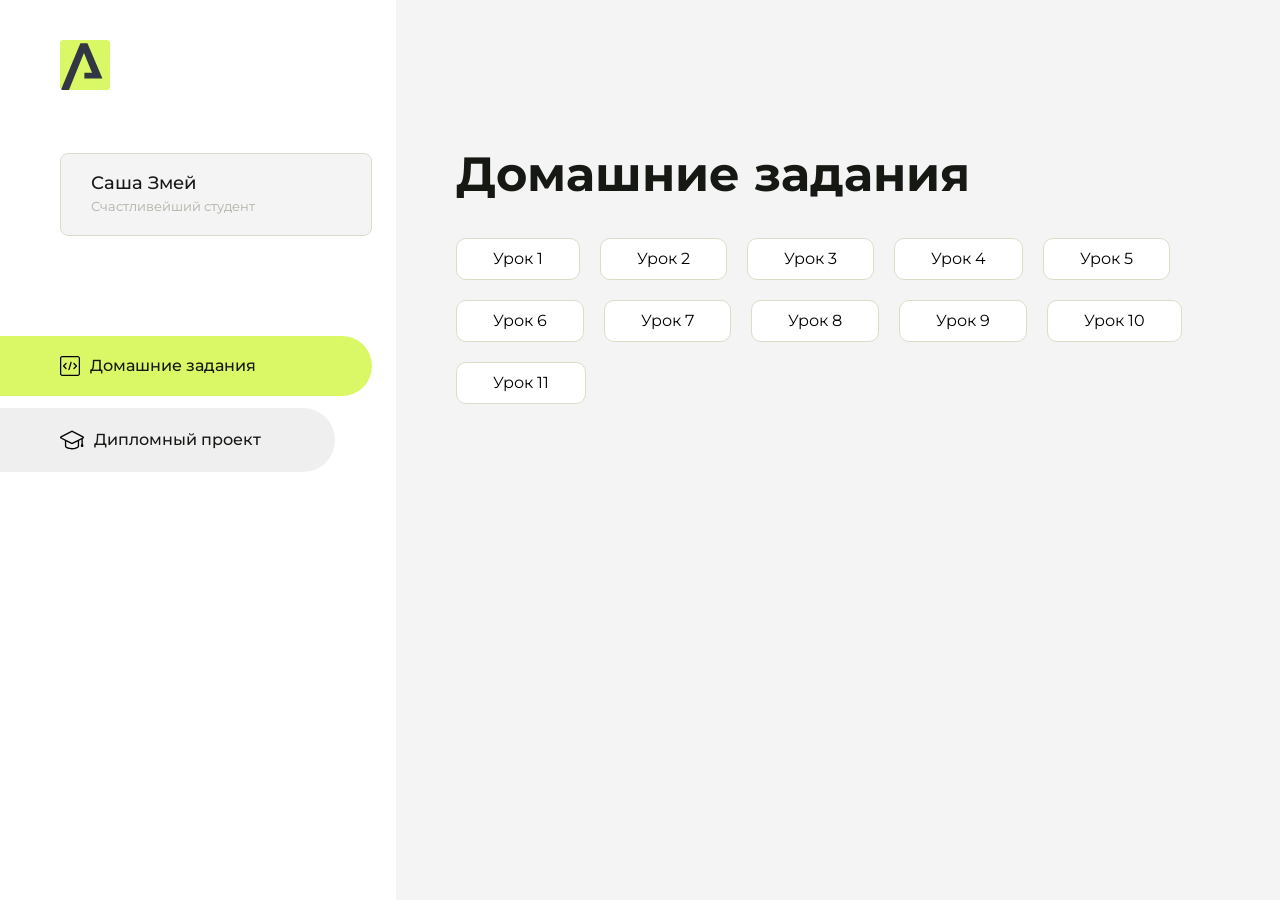
<file: index.html>
<!DOCTYPE html>
<html lang="en">
<head>
    <meta charset="UTF-8">
    <meta name="viewport" content="width=device-width, initial-scale=1.0">
    <title>Домашняя работа</title>
    <link rel="shortcut icon" href="src/logo.ico" type="image/x-icon">
    <link rel="preconnect" href="https://fonts.googleapis.com">
    <link rel="preconnect" href="https://fonts.gstatic.com" crossorigin>
    <link href="https://fonts.googleapis.com/css2?family=Montserrat:wght@400;500;700&family=Rubik:wght@500&display=swap"
          rel="stylesheet">
    <link rel="stylesheet" href="src/style.css">
</head>
<body id="body">
<div class="overlay" id="overlay"></div>
<div class="layout">
    <div class="burger" id="burger">
        <svg viewBox="0 0 24 24" fill="none" xmlns="http://www.w3.org/2000/svg">
            <g id="SVGRepo_bgCarrier" stroke-width="0"></g>
            <g id="SVGRepo_tracerCarrier" stroke-linecap="round" stroke-linejoin="round"></g>
            <g id="SVGRepo_iconCarrier">
                <path d="M4 18L20 18" stroke="#DAF765" stroke-width="2" stroke-linecap="round"></path>
                <path d="M4 12L20 12" stroke="#DAF765" stroke-width="2" stroke-linecap="round"></path>
                <path d="M4 6L20 6" stroke="#DAF765" stroke-width="2" stroke-linecap="round"></path>
            </g>
        </svg>
    </div>
    <aside class="sidebar" id="sidebar">
        <div class="sidebar__inner">
            <div class="logo">
                <svg width="50" height="50" viewBox="0 0 50 50" fill="none" xmlns="http://www.w3.org/2000/svg">
                    <g clip-path="url(#clip0_513_74730)">
                        <path d="M46.17 -0.257004H3.83C1.57281 -0.257004 -0.257 1.57281 -0.257 3.83V46.17C-0.257 48.4272 1.57281 50.257 3.83 50.257H46.17C48.4272 50.257 50.257 48.4272 50.257 46.17V3.83C50.257 1.57281 48.4272 -0.257004 46.17 -0.257004Z"
                              fill="#DAF765"/>
                        <path d="M24.375 38.4H42.461L27.441 3.1585H20.4355C20.4355 3.1585 6.7895 35.881 1.1945 49.294C2.015 50.0275 3.0945 50.257 3.6945 50.257H8.8445L23.954 13.07L32.0465 32.8285H24.375V38.4Z"
                              fill="#323843"/>
                    </g>
                    <defs>
                        <clipPath id="clip0_513_74730">
                            <rect width="50" height="50" fill="white"/>
                        </clipPath>
                    </defs>
                </svg>
            </div>
            <div class="sidebar__user">
                <div class="sidebar__name">Саша Змей</div>
                <div class="sidebar__text">Счастливейший студент</div>
            </div>
            <div class="sidebar__tabs">
                <div class="sidebar__item">
                    <button class="sidebar__button active" id="tasks">
                        <svg xmlns="http://www.w3.org/2000/svg" width="20" height="20" viewBox="0 0 20 20" fill="none">
                            <g clip-path="url(#clip0_704_74543)">
                                <path d="M17.7083 20H2.29167C1.0275 20 0 18.9725 0 17.7083V2.29167C0 1.0275 1.0275 0 2.29167 0H17.7083C18.9725 0 20 1.0275 20 2.29167V17.7083C20 18.9725 18.9725 20 17.7083 20ZM2.29167 1.25C1.7175 1.25 1.25 1.7175 1.25 2.29167V17.7083C1.25 18.2825 1.7175 18.75 2.29167 18.75H17.7083C18.2825 18.75 18.75 18.2825 18.75 17.7083V2.29167C18.75 1.7175 18.2825 1.25 17.7083 1.25H2.29167Z"
                                      fill="black"/>
                                <path d="M6.04167 13.125C5.88167 13.125 5.72167 13.0642 5.6 12.9417L3.1 10.4417C2.85583 10.1975 2.85583 9.80167 3.1 9.5575L5.6 7.0575C5.84417 6.81333 6.24 6.81333 6.48417 7.0575C6.72833 7.30167 6.72833 7.6975 6.48417 7.94167L4.42583 10L6.48417 12.0583C6.72833 12.3025 6.72833 12.6983 6.48417 12.9425C6.36167 13.0642 6.20167 13.125 6.04167 13.125Z"
                                      fill="black"/>
                                <path d="M8.95833 14.1667C8.9 14.1667 8.84 14.1583 8.78167 14.1417C8.45083 14.0442 8.26083 13.6967 8.35833 13.3658L10.4417 6.28251C10.5392 5.95084 10.8892 5.76417 11.2175 5.85917C11.5483 5.95667 11.7383 6.30417 11.6408 6.63501L9.5575 13.7183C9.47833 13.9908 9.22833 14.1667 8.95833 14.1667Z"
                                      fill="black"/>
                                <path d="M13.9583 13.125C13.7983 13.125 13.6383 13.0642 13.5167 12.9417C13.2725 12.6975 13.2725 12.3017 13.5167 12.0575L15.575 9.99916L13.5167 7.94083C13.2725 7.69666 13.2725 7.30083 13.5167 7.05666C13.7608 6.81249 14.1567 6.81249 14.4008 7.05666L16.9008 9.55666C17.145 9.80083 17.145 10.1967 16.9008 10.4408L14.4008 12.9408C14.2783 13.0642 14.1183 13.125 13.9583 13.125Z"
                                      fill="black"/>
                            </g>
                            <defs>
                                <clipPath id="clip0_704_74543">
                                    <rect width="20" height="20" fill="white"/>
                                </clipPath>
                            </defs>
                        </svg>
                        <span>Домашние задания</span></button>
                </div>
                <div class="sidebar__item">
                    <button class="sidebar__button" id="diplom">
                        <svg xmlns="http://www.w3.org/2000/svg" width="24" height="24" viewBox="0 0 24 24" fill="none">
                            <g clip-path="url(#clip0_704_74553)">
                                <path d="M23.2628 10.5971C23.7176 10.365 24 9.90375 24 9.39337C24 8.883 23.7176 8.42175 23.2628 8.18962L12.6135 2.75362C12.2291 2.55824 11.7705 2.55787 11.3854 2.75399L0.736875 8.19C0.282375 8.42175 0 8.883 0 9.39337C0 9.90375 0.282375 10.365 0.736875 10.5971L4.89038 12.7177V18.2074C4.89038 19.8154 8.412 21.393 12 21.393C15.5884 21.393 19.1096 19.815 19.1096 18.2074V12.7174L21.4609 11.517V15.8017L20.901 17.2305C20.7409 17.6389 20.7934 18.0994 21.0405 18.4616C21.2876 18.8246 21.6979 19.041 22.1366 19.041C22.5754 19.041 22.9852 18.8246 23.2324 18.462C23.4795 18.099 23.532 17.6385 23.3719 17.2301L22.8124 15.8021V10.827L23.2628 10.5971ZM17.7623 18.1721C17.6198 18.6375 15.3491 20.0419 12 20.0419C8.65088 20.0419 6.38025 18.6375 6.2415 18.2074V12.3037L6.23887 12.3019C6.23812 12.057 6.1065 11.8207 5.87325 11.7019L1.3515 9.39337L12 3.95737L22.6489 9.39337L12 14.8294L5.87325 11.7019C5.54063 11.5331 4.6695 11.6674 4.5 12C4.33012 12.3322 4.55813 12.5479 4.89038 12.7177L11.3857 16.0331C11.5781 16.1314 11.7889 16.1805 12 16.1805C12.2107 16.1805 12.4222 16.1314 12.6146 16.0331L17.7593 13.407L17.7623 18.1721Z"
                                      fill="black"/>
                            </g>
                            <defs>
                                <clipPath id="clip0_704_74553">
                                    <rect width="24" height="24" fill="white"/>
                                </clipPath>
                            </defs>
                        </svg>
                        <span>Дипломный проект</span></button>
                </div>
            </div>
        </div>

    </aside>
    <div class="content">
        <div class="container">
            <div class="content__block" id="tasksBlock">
                <div class="content__title">Домашние задания</div>
                <ul class="content__list">
                    <li class="content__list-item">
                        <a href="hello aroken/index.html">Урок 1</a>
                    </li>
                    <li class="content__list-item">
                        <a href="Practice_1/index_practice_1.html">Урок 2</a>
                    </li>
                    <li class="content__list-item">
                        <a href="Practice_2_Tables/index34-35_Practice-2.html">Урок 3</a>
                    </li>
                    <li class="content__list-item">
                        <a href="./Practice_3_Forms/practice_3_forms.html">Урок 4</a>
                    </li>
                    <li class="content__list-item">
                        <a href="./Practice_4_fit-studio_my/article.html">Урок 5</a>
                    </li>
                    <li class="content__list-item">
                        <a href="./Practice_5_-_ Flexbox/index-practice_5_-_flexbox.html">Урок 6</a>
                    </li>
                    <li class="content__list-item">
                        <a href="./Practice_6_-_Pseudo/article.html">Урок 7</a>
                    </li>
                    <li class="content__list-item">
                        <a href="./Practice_7_-_Form-styling/index72-praktika_checkbox.html">Урок 8</a>
                    </li>
                    <li class="content__list-item">
                        <a href="./Practice_8_ Fit-Studio_Header&Footer/index.html">Урок 9</a>
                    </li>
                    <li class="content__list-item">
                        <a href="./Practice_9_ Fit-Studio_Hero&News/index.html">Урок 10</a>
                    </li>
                    <li class="content__list-item">
                        <a href="./Practice_10_ Fit-Studio_FAQ/index.html">Урок 11</a>
                    </li>
                </ul>
            </div>
            <div class="content__block hidden" id="diplomBlock">
                <div class="content__title">Дипломный проект</div>
                <div class="content__list-diplom">
                    <a href="ПАПКА-С-НОМЕРОМ-УРОКА">Ссылка на ДЗ</a>
                </div>
                <div class="content__decor">
                    <div class="content__decor-text">Давай проверим, чему ты научился!</div>
                    <div class="content__decor-img">
                        <img src="src/decor.png" alt="decor">
                    </div>
                </div>
            </div>
        </div>
    </div>
</div>
<script src="src/index.js"></script>
</body>
</html>
</file>
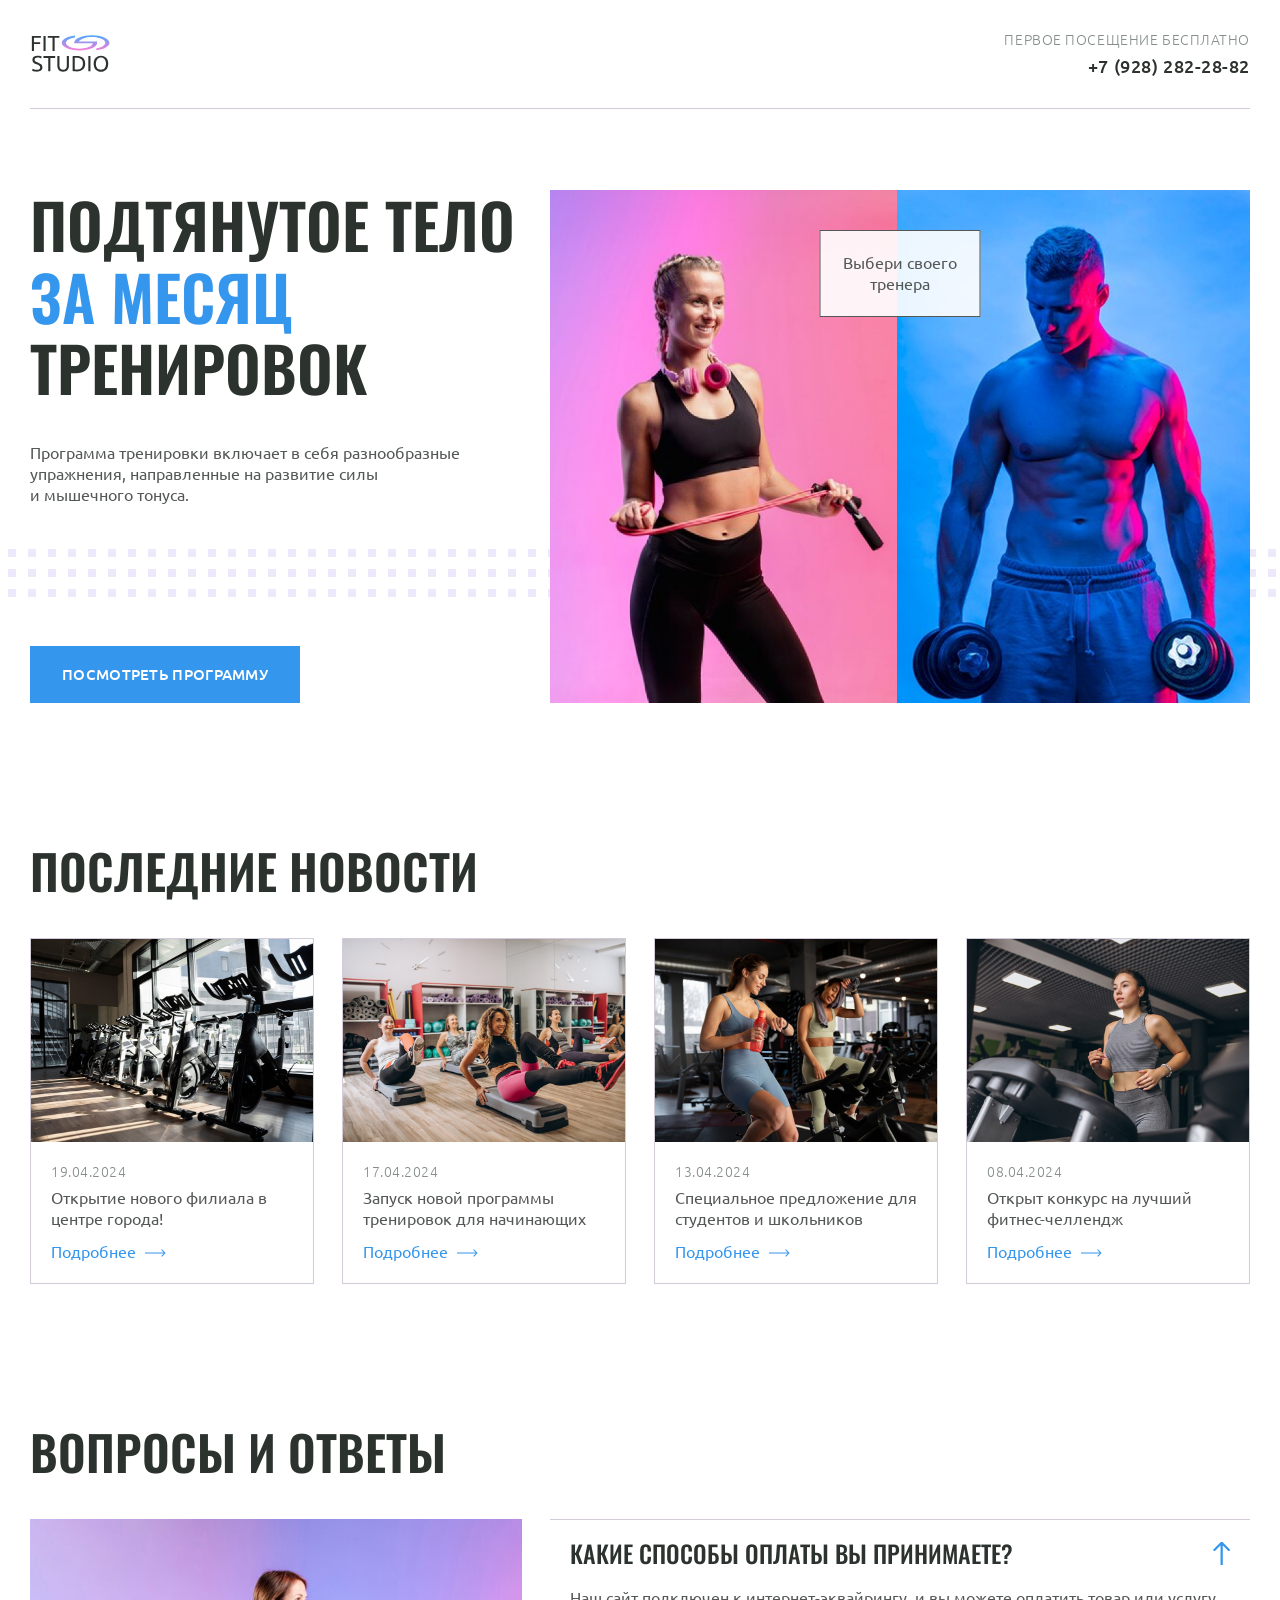
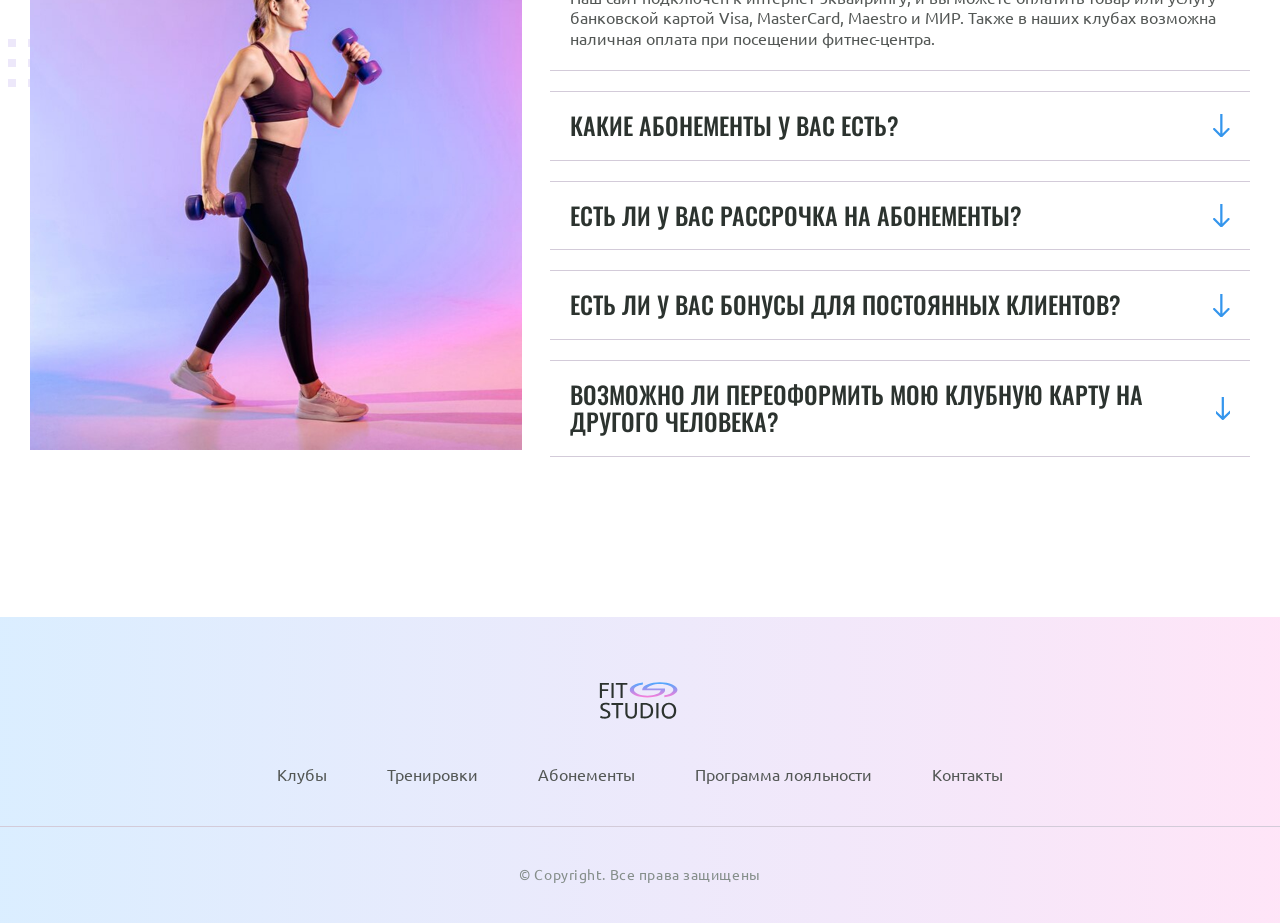
<file: Practice_10_ Fit-Studio_FAQ/index.html>
<!doctype html>
<html lang="ru">
  <head>
    <meta charset="UTF-8" />
    <meta name="viewport" content="width=device-width, initial-scale=1.0" />
    <title>Fit Studio - Главная</title>
    <link rel="stylesheet" href="./css/normalize.css" />
    <link rel="stylesheet" href="./css/fonts.css" />
    <link rel="stylesheet" href="./css/globals.css" />
    <link rel="stylesheet" href="./css/header.css" />
    <link rel="stylesheet" href="./css/index.css" />
    <link rel="stylesheet" href="./css/footer.css" />
    <link
      rel="icon"
      href="./images/favicon_from_figma.svg"
      type="image/svg+xml"
      sizes="128x128"
    />
  </head>
  <body>
    <header class="header">
      <div class="container">
        <div class="header-inner">
          <a href="article.html">
            <img
              src="./images/logo_fit-studio.svg"
              width="84"
              height="45"
              alt="Логотип Fit-Studio"
            />
          </a>
          <div class="phone text-sub">
            <p class="phone-text">Первое посещение бесплатно</p>
            <a class="phone-link" href="tel: +79282822882"
              >+7 (928) 282-28-82</a
            >
          </div>
        </div>
      </div>
    </header>
    <section class="hero section">
      <div class="container hero-container">
        <div class="hero-info">
          <h1>Подтянутое тело <strong>за месяц</strong> тренировок</h1>
          <p class="text">
            Программа тренировки включает в себя разнообразные упражнения,
            направленные на развитие силы и мышечного тонуса.
          </p>
          <a class="button" href="#">Посмотреть программу</a>
        </div>
        <div class="hero-images">
          <p class="text hero-choose">Выбери своего тренера</p>
          <img
            src="./images/coach_woman.jpg"
            width="347"
            height="513"
            alt="Спортивная девушка-тренер держит в руках скакалку"
          />
          <img
            src="./images/coach_man.jpg"
            width="353"
            height="513"
            alt="Спортивный мужчина-тренер держит в руках гантели"
          />
        </div>
      </div>
    </section>
    <section class="news section">
      <div class="container">
        <h2 class="title-large">Последние новости</h2>
        <div class="news-container">
          <article class="news-article">
            <header>
              <img
                src="./images/gym-img.jpg"
                width="284"
                height="203"
                alt="Велодорожки в спортивном зале"
              />
              <div class="news-info">
                <time class="news-date text-sub" datetime="2024-04-19"
                  >19.04.2024</time
                >
                <h3 class="text">Открытие нового филиала в центре города!</h3>
              </div>
            </header>
            <footer>
              <a class="news-link" href="article.html">Подробнее</a>
            </footer>
          </article>
          <article class="news-article">
            <header>
              <img
                src="./images/fit-girls.jpg"
                width="284"
                height="203"
                alt="Красивые девушки улыбаются и занимаются фитнесом"
              />
              <div class="news-info">
                <time class="news-date text-sub" datetime="2024-04-17"
                  >17.04.2024</time
                >
                <h3 class="text">
                  Запуск новой программы тренировок для начинающих
                </h3>
              </div>
            </header>
            <footer>
              <a class="news-link" href="article.html">Подробнее</a>
            </footer>
          </article>
          <article class="news-article">
            <header>
              <img
                src="./images/cycle-girls.jpg"
                width="284"
                height="203"
                alt="Две красивые девушки занимаются на велотренажерах"
              />
              <div class="news-info">
                <time class="news-date text-sub" datetime="2024-04-13"
                  >13.04.2024</time
                >
                <h3 class="text">
                  Специальное предложение для студентов и школьников
                </h3>
              </div>
            </header>
            <footer>
              <a class="news-link" href="article.html">Подробнее</a>
            </footer>
          </article>
          <article class="news-article">
            <header>
              <img
                src="./images/running_girl.jpg"
                width="284"
                height="203"
                alt="Девушка тренируется на беговой дорожке"
              />
              <div class="news-info">
                <time class="news-date text-sub" datetime="2024-04-08"
                  >08.04.2024</time
                >
                <h3 class="text">Открыт конкурс на лучший фитнес-челлендж</h3>
              </div>
            </header>
            <footer>
              <a class="news-link" href="article.html">Подробнее</a>
            </footer>
          </article>
        </div>
      </div>
    </section>
    <section class="faq section">
      <div class="container">
        <h2 class="title-large">Вопросы и ответы</h2>
        <div class="faq-container">
          <img
            src="./images/sport-woman.jpg"
            alt="Девушка занимается фитнесом с гантелями в руках"
            width="492"
            height="531"
          />

          <div class="">
            <details name="faq" open>
              <summary class="title-medium">
                Какие способы оплаты вы принимаете?
              </summary>
              <p class="text">
                Наш сайт подключен к интернет-эквайрингу, и вы можете оплатить
                товар или услугу банковской картой Visa, MasterCard, Maestro и
                МИР. Также в наших клубах возможна наличная оплата при посещении
                фитнес-центра.
              </p>
            </details>
            <details name="faq">
              <summary class="title-medium">
                Какие абонементы у вас есть?
              </summary>
              <p class="text">
                Наш сайт подключен к интернет-эквайрингу, и вы можете оплатить
                товар или услугу банковской картой Visa, MasterCard, Maestro и
                МИР. Также в наших клубах возможна наличная оплата при посещении
                фитнес-центра.
              </p>
            </details>
            <details name="faq">
              <summary class="title-medium">
                Есть ли у вас рассрочка на абонементы?
              </summary>
              <p class="text">
                Наш сайт подключен к интернет-эквайрингу, и вы можете оплатить
                товар или услугу банковской картой Visa, MasterCard, Maestro и
                МИР. Также в наших клубах возможна наличная оплата при посещении
                фитнес-центра.
              </p>
            </details>
            <details name="faq">
              <summary class="title-medium">
                Есть ли у вас бонусы для постоянных клиентов?
              </summary>
              <p class="text">
                Наш сайт подключен к интернет-эквайрингу, и вы можете оплатить
                товар или услугу банковской картой Visa, MasterCard, Maestro и
                МИР. Также в наших клубах возможна наличная оплата при посещении
                фитнес-центра.
              </p>
            </details>
            <details name="faq">
              <summary class="title-medium">
                Возможно ли переоформить мою клубную карту на другого человека?
              </summary>
              <p class="text">
                Наш сайт подключен к интернет-эквайрингу, и вы можете оплатить
                товар или услугу банковской картой Visa, MasterCard, Maestro и
                МИР. Также в наших клубах возможна наличная оплата при посещении
                фитнес-центра.
              </p>
            </details>
          </div>
        </div>
      </div>
    </section>
    <footer class="footer">
      <div class="footer-top">
        <div class="container">
          <a class="footer-logo" href="article.html">
            <img
              src="./images/logo_fit-studio.svg"
              width="84"
              height="45"
              alt="Логотип Fit-Studio"
            />
          </a>
          <nav class="menu">
            <ul>
              <li><a href="#">Клубы</a></li>
              <li><a href="#">Тренировки</a></li>
              <li><a href="#">Абонементы</a></li>
              <li><a href="#">Программа лояльности</a></li>
              <li><a href="#">Контакты</a></li>
            </ul>
          </nav>
        </div>
      </div>
      <div class="container">
        <p class="copyright">&copy; Copyright. Все права защищены</p>
      </div>
    </footer>
  </body>
</html>
</file>
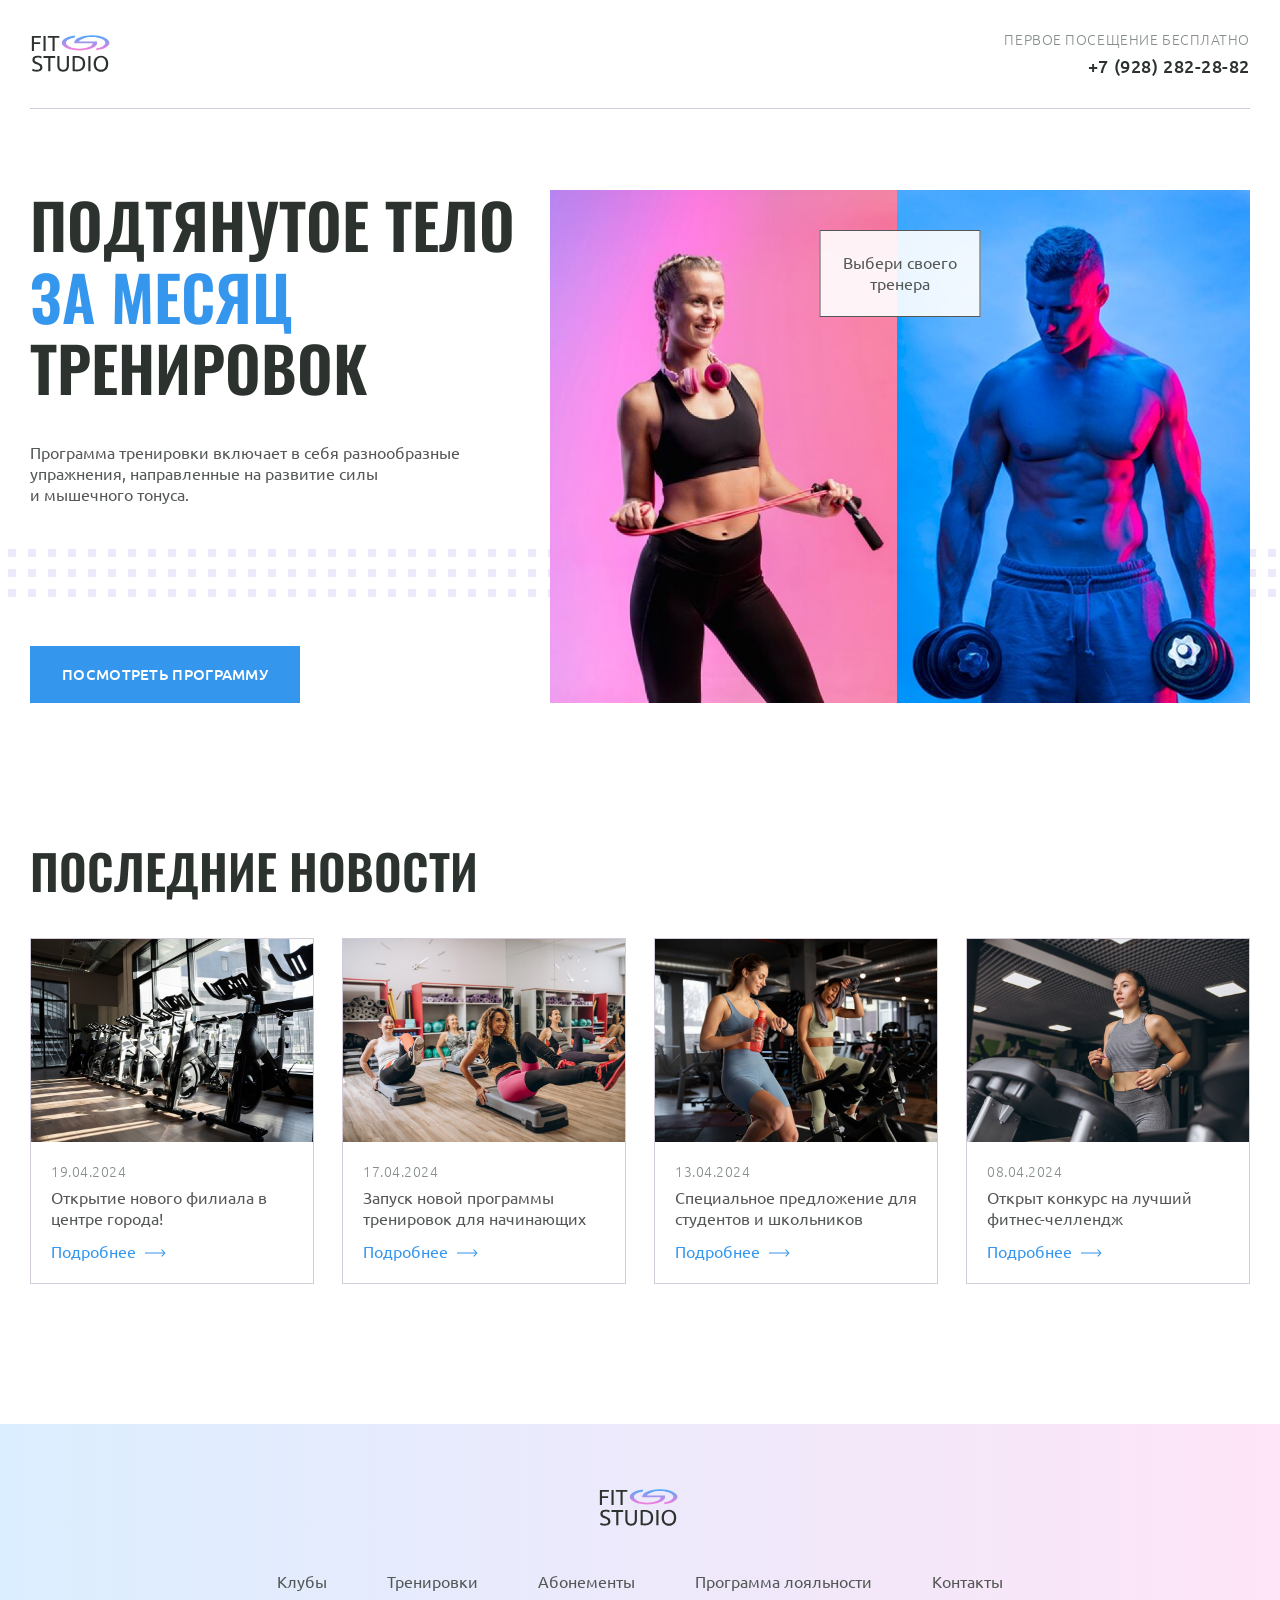
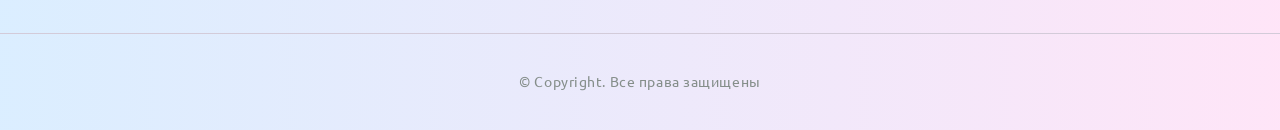
<file: Practice_9_ Fit-Studio_Hero&News/index.html>
<!doctype html>
<html lang="ru">
  <head>
    <meta charset="UTF-8" />
    <meta name="viewport" content="width=device-width, initial-scale=1.0" />
    <title>Fit Studio - Главная</title>
    <link rel="stylesheet" href="./css/normalize.css" />
    <link rel="stylesheet" href="./css/fonts.css" />
    <link rel="stylesheet" href="./css/globals.css" />
    <link rel="stylesheet" href="./css/header.css" />
    <link rel="stylesheet" href="./css/index.css" />
    <link rel="stylesheet" href="./css/footer.css" />
    <link
      rel="icon"
      href="./images/favicon_from_figma.svg"
      type="image/svg+xml"
      sizes="128x128"
    />
  </head>
  <body>
    <header class="header">
      <div class="container">
        <div class="header-inner">
          <a href="article.html">
            <img
              src="./images/logo_fit-studio.svg"
              width="84"
              height="45"
              alt="Логотип Fit-Studio"
            />
          </a>
          <div class="phone text-sub">
            <p class="phone-text">Первое посещение бесплатно</p>
            <a class="phone-link" href="tel: +79282822882"
              >+7 (928) 282-28-82</a
            >
          </div>
        </div>
      </div>
    </header>
    <section class="hero section">
      <div class="container hero-container">
        <div class="hero-info">
          <h1>Подтянутое тело <strong>за месяц</strong> тренировок</h1>
          <p class="text">
            Программа тренировки включает в себя разнообразные упражнения,
            направленные на развитие силы и мышечного тонуса.
          </p>
          <a class="button" href="#">Посмотреть программу</a>
        </div>
        <div class="hero-images">
          <p class="text hero-choose">Выбери своего тренера</p>
          <img
            src="./images/coach_woman.jpg"
            width="347"
            height="513"
            alt="Спортивная девушка-тренер держит в руках скакалку"
          />
          <img
            src="./images/coach_man.jpg"
            width="353"
            height="513"
            alt="Спортивный мужчина-тренер держит в руках гантели"
          />
        </div>
      </div>
    </section>
    <section class="news section">
      <div class="container">
        <h2 class="title-large">Последние новости</h2>
        <div class="news-container">
          <article class="news-article">
            <header>
              <img
                src="./images/gym-img.jpg"
                width="284"
                height="203"
                alt="Велодорожки в спортивном зале"
              />
              <div class="news-info">
                <time class="news-date text-sub" datetime="2024-04-19"
                  >19.04.2024</time
                >
                <h3 class="text">Открытие нового филиала в центре города!</h3>
              </div>
            </header>
            <footer>
              <a class="news-link" href="article.html">Подробнее</a>
            </footer>
          </article>
          <article class="news-article">
            <header>
              <img
                src="./images/fit-girls.jpg"
                width="284"
                height="203"
                alt="Красивые девушки улыбаются и занимаются фитнесом"
              />
              <div class="news-info">
                <time class="news-date text-sub" datetime="2024-04-17"
                  >17.04.2024</time
                >
                <h3 class="text">
                  Запуск новой программы тренировок для начинающих
                </h3>
              </div>
            </header>
            <footer>
              <a class="news-link" href="article.html">Подробнее</a>
            </footer>
          </article>
          <article class="news-article">
            <header>
              <img
                src="./images/cycle-girls.jpg"
                width="284"
                height="203"
                alt="Две красивые девушки занимаются на велотренажерах"
              />
              <div class="news-info">
                <time class="news-date text-sub" datetime="2024-04-13"
                  >13.04.2024</time
                >
                <h3 class="text">
                  Специальное предложение для студентов и школьников
                </h3>
              </div>
            </header>
            <footer>
              <a class="news-link" href="article.html">Подробнее</a>
            </footer>
          </article>
          <article class="news-article">
            <header>
              <img
                src="./images/running_girl.jpg"
                width="284"
                height="203"
                alt="Девушка тренируется на беговой дорожке"
              />
              <div class="news-info">
                <time class="news-date text-sub" datetime="2024-04-08"
                  >08.04.2024</time
                >
                <h3 class="text">Открыт конкурс на лучший фитнес-челлендж</h3>
              </div>
            </header>
            <footer>
              <a class="news-link" href="article.html">Подробнее</a>
            </footer>
          </article>
        </div>
      </div>
    </section>
    <footer class="footer">
      <div class="footer-top">
        <div class="container">
          <a class="footer-logo" href="article.html">
            <img
              src="./images/logo_fit-studio.svg"
              width="84"
              height="45"
              alt="Логотип Fit-Studio"
            />
          </a>
          <nav class="menu">
            <ul>
              <li><a href="#">Клубы</a></li>
              <li><a href="#">Тренировки</a></li>
              <li><a href="#">Абонементы</a></li>
              <li><a href="#">Программа лояльности</a></li>
              <li><a href="#">Контакты</a></li>
            </ul>
          </nav>
        </div>
      </div>
      <div class="container">
        <p class="copyright">&copy; Copyright. Все права защищены</p>
      </div>
    </footer>
  </body>
</html>
</file>
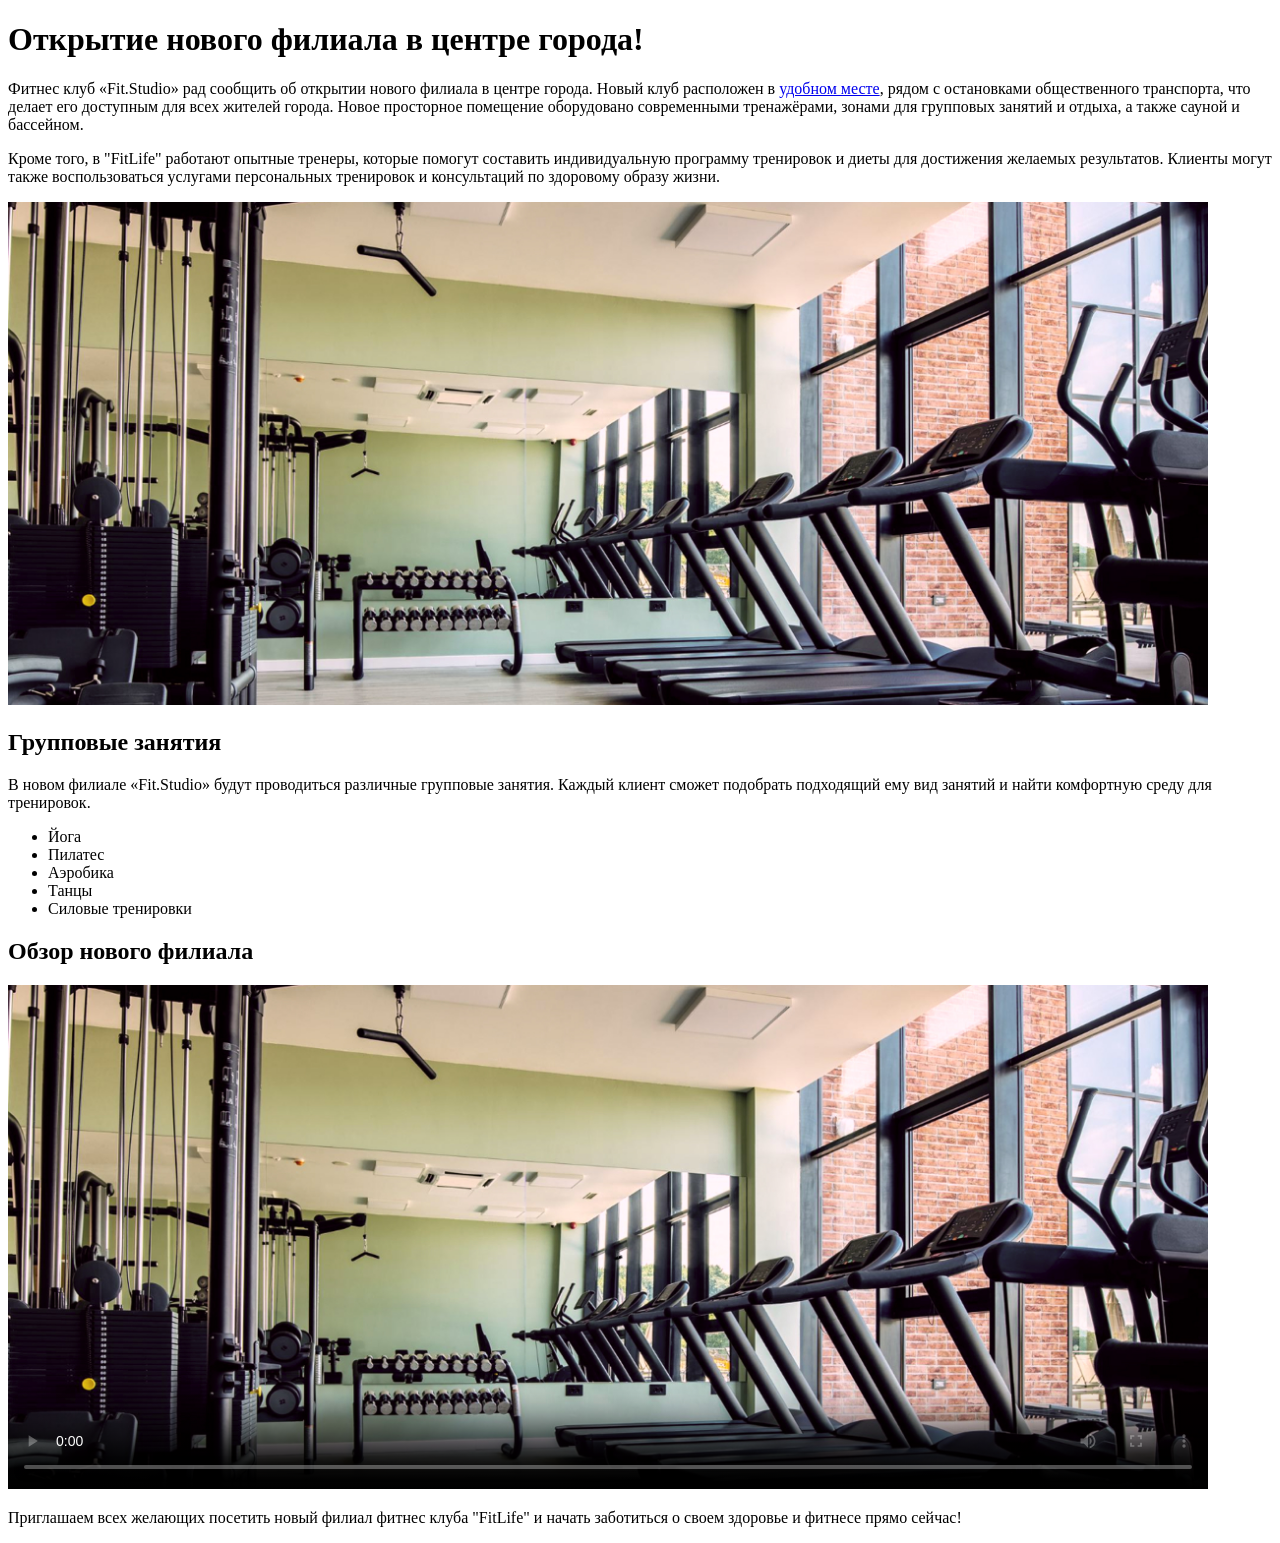
<file: Practice_1/index_practice_1.html>
<!doctype html>
<html lang="ru">
  <head>
    <meta charset="UTF-8" />
    <meta name="viewport" content="width=device-width, initial-scale=1.0" />
    <title>Статья</title>
  </head>
  <body>
    <h1>Открытие нового филиала в центре города!</h1>
    <p>
      Фитнес клуб «Fit.Studio» рад сообщить об открытии нового филиала в центре
      города. Новый клуб расположен в <a href="#">удобном месте</a>, рядом с
      остановками общественного транспорта, что делает его доступным для всех
      жителей города. Новое просторное помещение оборудовано современными
      тренажёрами, зонами для групповых занятий и отдыха, а также сауной и
      бассейном.
    </p>
    <p>
      Кроме того, в "FitLife" работают опытные тренеры, которые помогут
      составить индивидуальную программу тренировок и диеты для достижения
      желаемых результатов. Клиенты могут также воспользоваться услугами
      персональных тренировок и консультаций по здоровому образу жизни.
    </p>
    <img
      src="./img/gym-image.jpg"
      width="1200"
      alt="Вид современного тренажерного зала с беговыми дорожками, стойками с гантелями, тренажерами"
    />
    <h2>Групповые занятия</h2>
    <p>
      В новом филиале «Fit.Studio» будут проводиться различные групповые
      занятия. Каждый клиент сможет подобрать подходящий ему вид занятий и найти
      комфортную среду для тренировок.
    </p>
    <ul>
      <li>Йога</li>
      <li>Пилатес</li>
      <li>Аэробика</li>
      <li>Танцы</li>
      <li>Силовые тренировки</li>
    </ul>
    <h2>Обзор нового филиала</h2>
    <video
      src="./video/gym-video.mp4"
      controls
      poster="./img/gym-image.jpg"
      width="1200"
    ></video>
    <p>
      Приглашаем всех желающих посетить новый филиал фитнес клуба "FitLife" и
      начать заботиться о своем здоровье и фитнесе прямо сейчас!
    </p>
  </body>
</html>
</file>
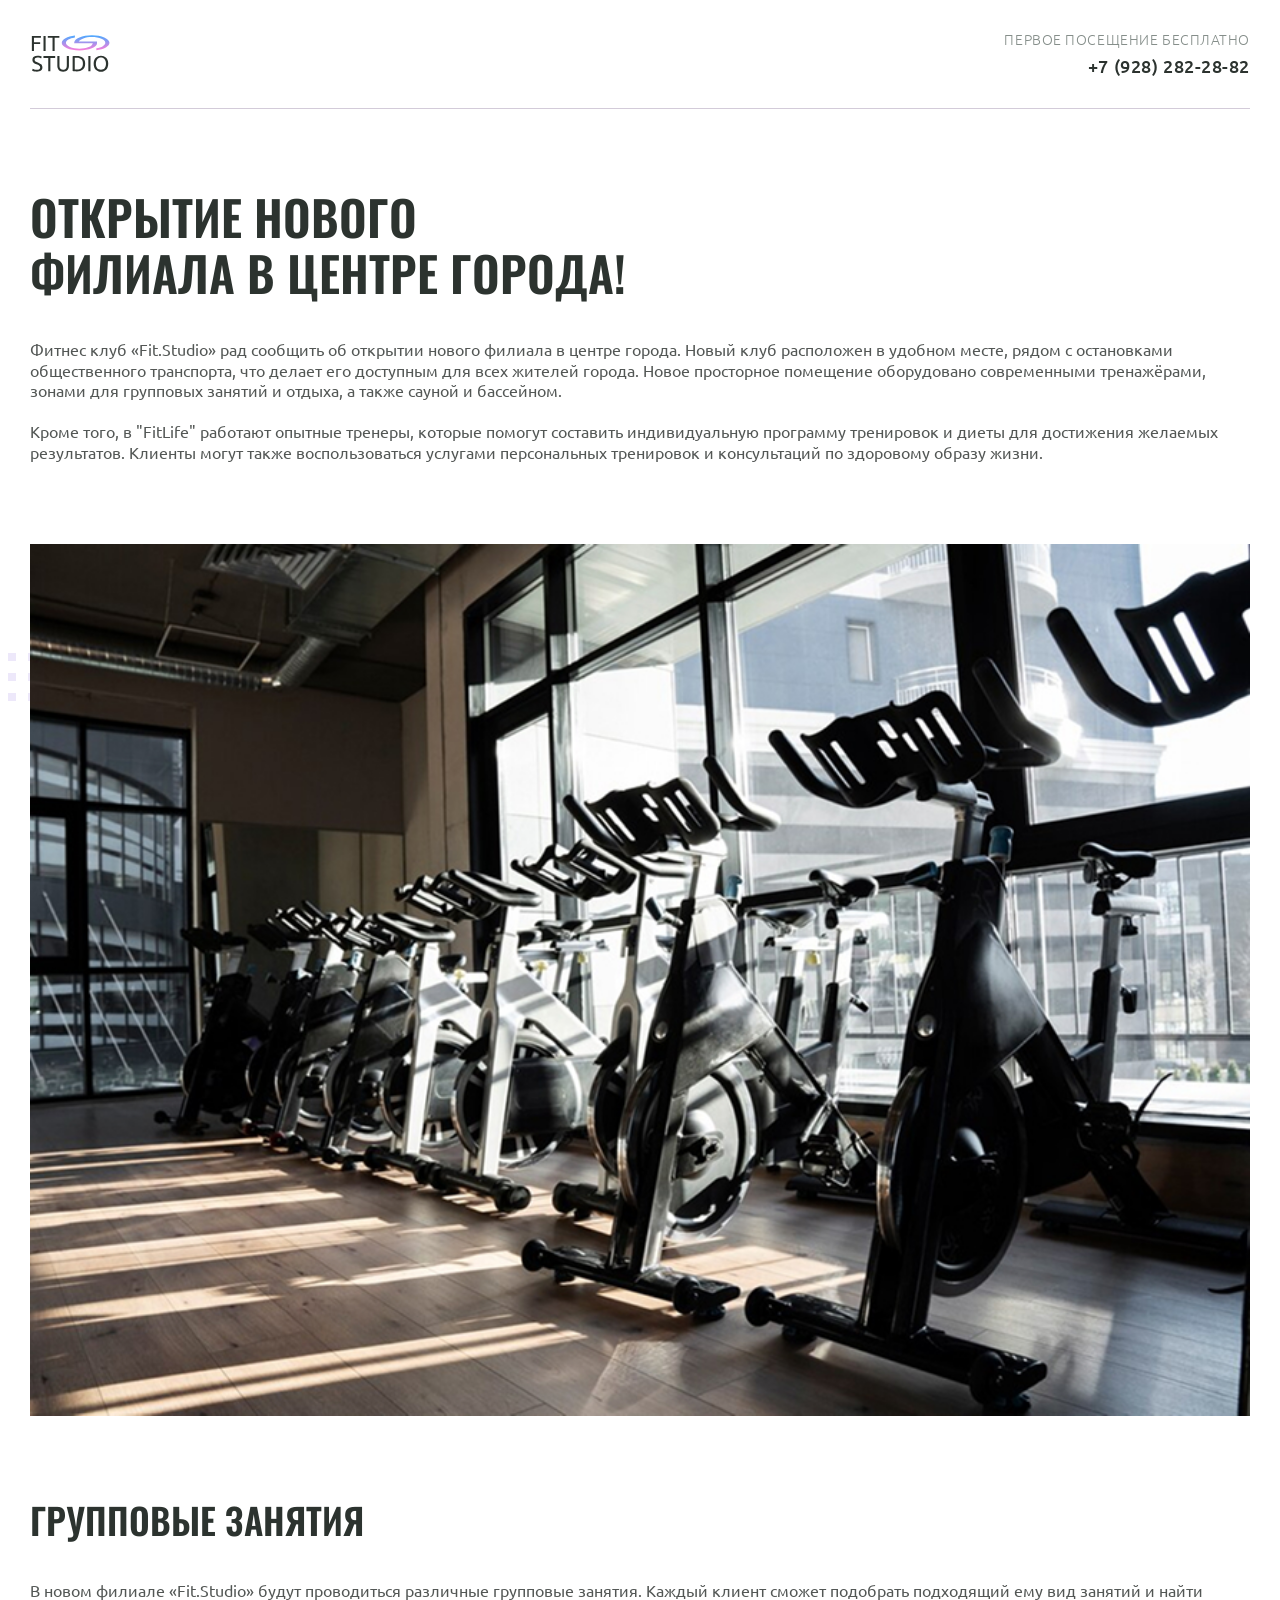
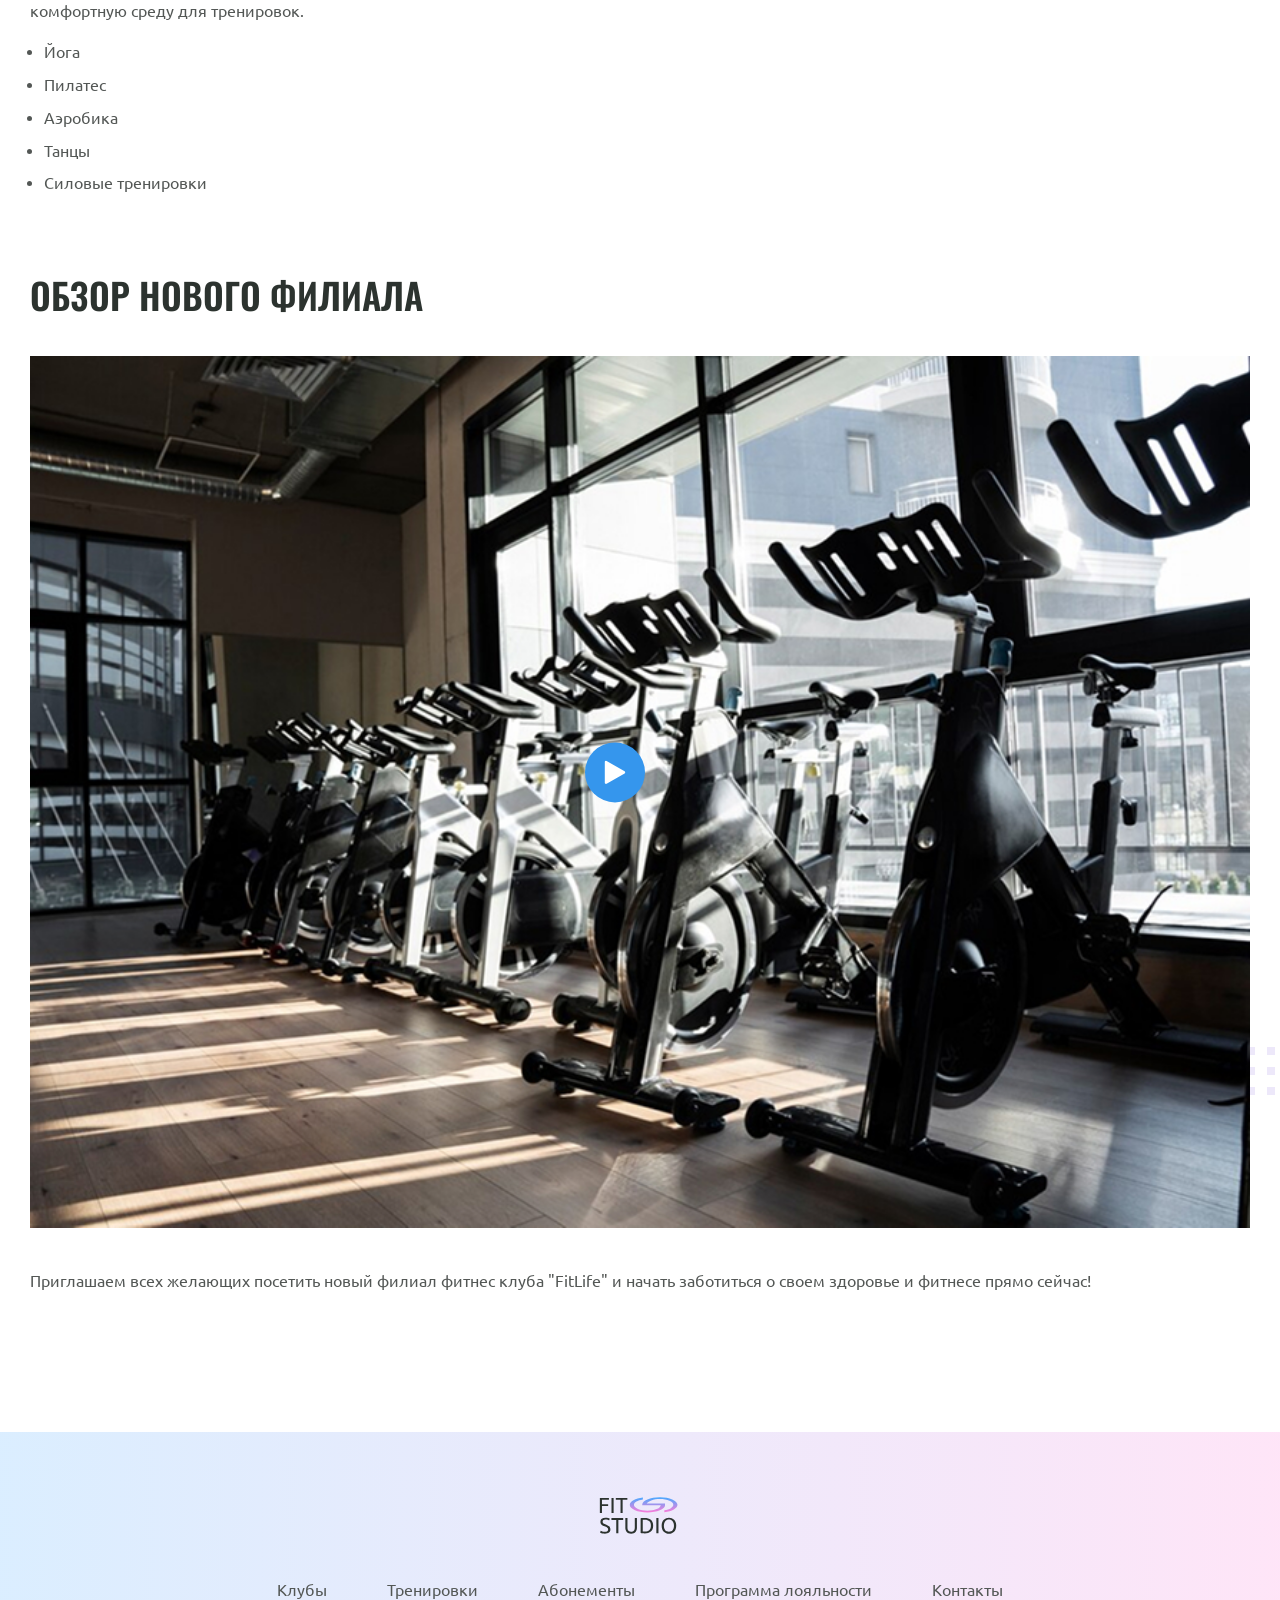
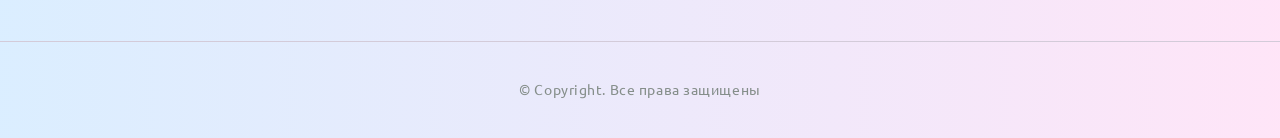
<file: Practice_10_ Fit-Studio_FAQ/article.html>
<!doctype html>
<html lang="ru">
  <head>
    <meta charset="UTF-8" />
    <meta name="viewport" content="width=device-width, initial-scale=1.0" />
    <title>Fit Studio - открытие нового филиала в центре города!</title>
    <link rel="stylesheet" href="./css/normalize.css" />
    <link rel="stylesheet" href="./css/fonts.css" />
    <link rel="stylesheet" href="css/globals.css" />
    <link rel="stylesheet" href="./css/header.css" />
    <link rel="stylesheet" href="./css/article.css" />
    <link rel="stylesheet" href="./css/footer.css" />
    <link
      rel="icon"
      href="./images/favicon_from_figma.svg"
      type="image/svg+xml"
      sizes="128x128"
    />
  </head>
  <body>
    <header class="header">
      <div class="container">
        <div class="header-inner">
          <a href="index.html">
            <img
              src="./images/logo_fit-studio.svg"
              width="84"
              height="45"
              alt="Логотип Fit-Studio"
            />
          </a>
          <div class="phone text-sub">
            <p class="phone-text">Первое посещение бесплатно</p>
            <a class="phone-link" href="tel: +79282822882"
              >+7 (928) 282-28-82</a
            >
          </div>
        </div>
      </div>
    </header>
    <article class="article">
      <div class="container">
        <h1 class="article-title">Открытие нового филиала в центре города!</h1>
        <p class="article-text">
          Фитнес клуб «Fit.Studio» рад сообщить об открытии нового филиала
          в центре города. Новый клуб расположен в удобном месте, рядом
          с остановками общественного транспорта, что делает его доступным
          для всех жителей города. Новое просторное помещение оборудовано
          современными тренажёрами, зонами для групповых занятий и отдыха,
          а также сауной и бассейном.
        </p>
        <p class="article-text article-mb-1">
          Кроме того, в "FitLife" работают опытные тренеры, которые помогут
          составить индивидуальную программу тренировок и диеты для достижения
          желаемых результатов. Клиенты могут также воспользоваться услугами
          персональных тренировок и консультаций по здоровому образу жизни.
        </p>
        <div class="article-decor-wrapper article-mb-1">
          <img
            class="article-decor article-decor-1"
            src="./images/decor-icon.svg"
            alt="Декорация в виде точек"
          />
          <img
            width="1220"
            class="article-img"
            src="./images/gym-img.jpg"
            alt="Фотография тренажерного зала"
          />
        </div>
        <h2 class="article-title article-h2">Групповые занятия</h2>
        <p class="article-text">
          В новом филиале «Fit.Studio» будут проводиться различные групповые
          занятия. Каждый клиент сможет подобрать подходящий ему вид занятий
          и найти комфортную среду для тренировок.
        </p>
        <ul class="article-list article-text article-mb-1">
          <li class="article-item">Йога</li>
          <li class="article-item">Пилатес</li>
          <li class="article-item">Аэробика</li>
          <li class="article-item">Танцы</li>
          <li class="article-item">Силовые тренировки</li>
        </ul>
        <h2 class="article-title article-h2">Обзор нового филиала</h2>
        <div class="article-decor-wrapper article-mb-2">
          <button class="article-play-button">
            <img
              src="./images/play-icon.svg"
              alt="Кнопка запуска видео"
              width="24"
              height="24"
            />
          </button>
          <img
            width="1220"
            class="article-img"
            src="./images/gym-img.jpg"
            alt="Фотография тренажерного зала"
          />
          <img
            class="article-decor article-decor-2"
            src="./images/decor-icon.svg"
            alt="Декорация в виде точек"
          />
          <!-- <video
            class="article-video"
            src="./video/gym-video.mp4"
            width="1220"
            controls
          ></video> -->
        </div>
        <p class="article-text">
          Приглашаем всех желающих посетить новый филиал фитнес клуба "FitLife"
          и начать заботиться о своем здоровье и фитнесе прямо сейчас!
        </p>
      </div>
    </article>
    <footer class="footer">
      <div class="footer-top">
        <div class="container">
          <a class="footer-logo" href="index.html">
            <img
              src="./images/logo_fit-studio.svg"
              width="84"
              height="45"
              alt="Логотип Fit-Studio"
            />
          </a>
          <nav class="menu">
            <ul>
              <li><a href="#">Клубы</a></li>
              <li><a href="#">Тренировки</a></li>
              <li><a href="#">Абонементы</a></li>
              <li><a href="#">Программа лояльности</a></li>
              <li><a href="#">Контакты</a></li>
            </ul>
          </nav>
        </div>
      </div>
      <div class="container">
        <p class="copyright">&copy; Copyright. Все права защищены</p>
      </div>
    </footer>
  </body>
</html>
</file>
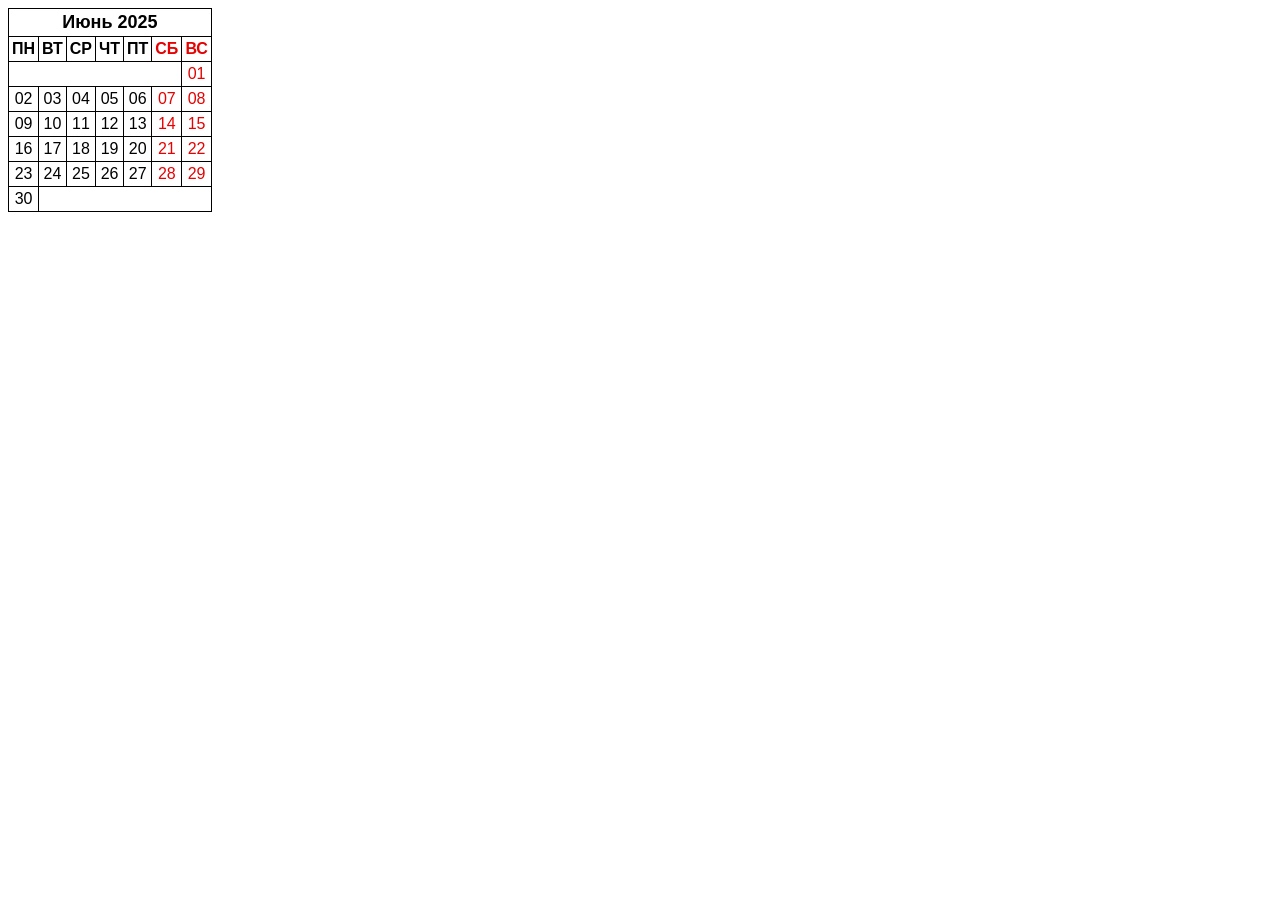
<file: Practice_2_Tables/index34-35_Practice-2.html>
<!doctype html>
<html lang="ru">
  <head>
    <meta charset="UTF-8" />
    <meta name="viewport" content="width=device-width, initial-scale=1.0" />
    <title>Практика по таблицам</title>
    <link rel="stylesheet" href="index34-35_Practice-2.css" />
  </head>
  <body>
    <table>
      <caption>
        Июнь 2025
      </caption>
      <thead>
        <tr>
          <th>ПН</th>
          <th>ВТ</th>
          <th>СР</th>
          <th>ЧТ</th>
          <th>ПТ</th>
          <th class="red-letter">СБ</th>
          <th class="red-letter">ВС</th>
        </tr>
      </thead>
      <tbody>
        <tr>
          <td colspan="6"></td>
          <td class="red-letter">01</td>
        </tr>
        <tr>
          <td>02</td>
          <td>03</td>
          <td>04</td>
          <td>05</td>
          <td>06</td>
          <td class="red-letter">07</td>
          <td class="red-letter">08</td>
        </tr>
        <tr>
          <td>09</td>
          <td>10</td>
          <td>11</td>
          <td>12</td>
          <td>13</td>
          <td class="red-letter">14</td>
          <td class="red-letter">15</td>
        </tr>
        <tr>
          <td>16</td>
          <td>17</td>
          <td>18</td>
          <td>19</td>
          <td>20</td>
          <td class="red-letter">21</td>
          <td class="red-letter">22</td>
        </tr>
        <tr>
          <td>23</td>
          <td>24</td>
          <td>25</td>
          <td>26</td>
          <td>27</td>
          <td class="red-letter">28</td>
          <td class="red-letter">29</td>
        </tr>
        <tr>
          <td>30</td>
          <td colspan="6"></td>
        </tr>
      </tbody>
    </table>
  </body>
</html>
</file>
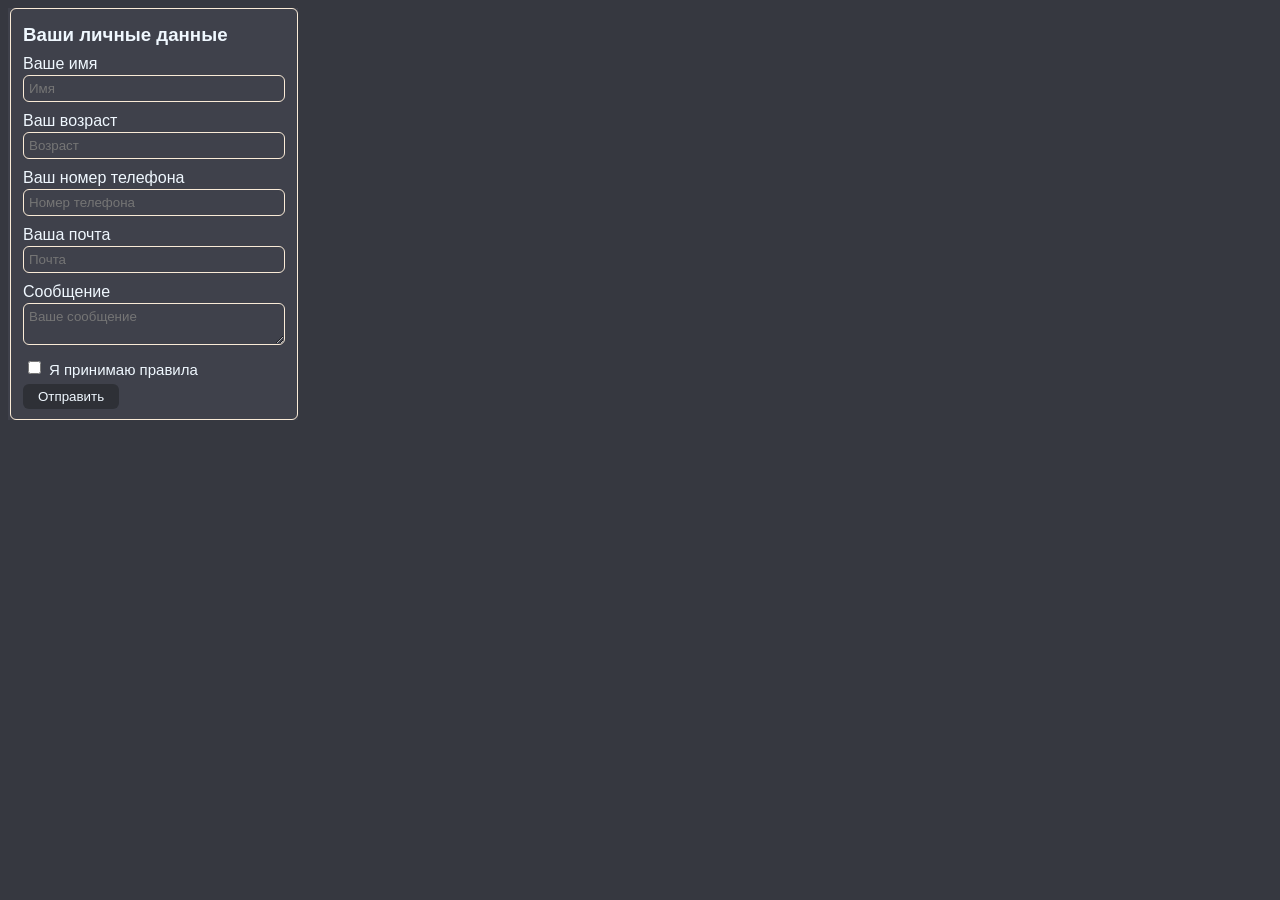
<file: Practice_3_Forms/practice_3_forms.html>
<!doctype html>
<html lang="ru">
  <head>
    <meta charset="UTF-8" />
    <meta name="viewport" content="width=device-width, initial-scale=1.0" />
    <title>Практика по формам</title>
    <link rel="stylesheet" href="practice_3_forms.css" />
  </head>
  <body>
    <form class="form">
      <fieldset class="form-group">
        <h3 class="form-group-title">Ваши личные данные</h3>
        <label class="label"
          >Ваше имя
          <input type="text" placeholder="Имя" name="name" required />
        </label>
        <label class="label"
          >Ваш возраст
          <input
            type="number"
            placeholder="Возраст"
            name="age"
            inputmode="numeric"
            required
          />
        </label>
        <label class="label">
          Ваш номер телефона
          <input
            type="tel"
            inputmode="tel"
            placeholder="Номер телефона"
            name="phone"
            required
          />
        </label>
        <label class="label">
          Ваша почта
          <input
            type="email"
            inputmode="email"
            name="email"
            placeholder="Почта"
            required
          />
        </label>
        <label class="label">
          Сообщение
          <textarea
            class="textarea"
            name="massege"
            placeholder="Ваше сообщение"
            required
          ></textarea>
        </label>
        <label class="checkbox-text">
          <input
            class="checkbox"
            type="checkbox"
            name="ok"
            value="ok"
            required
          />
          Я принимаю правила
        </label>
        <button class="button">Отправить</button>
      </fieldset>
    </form>
  </body>
</html>
</file>
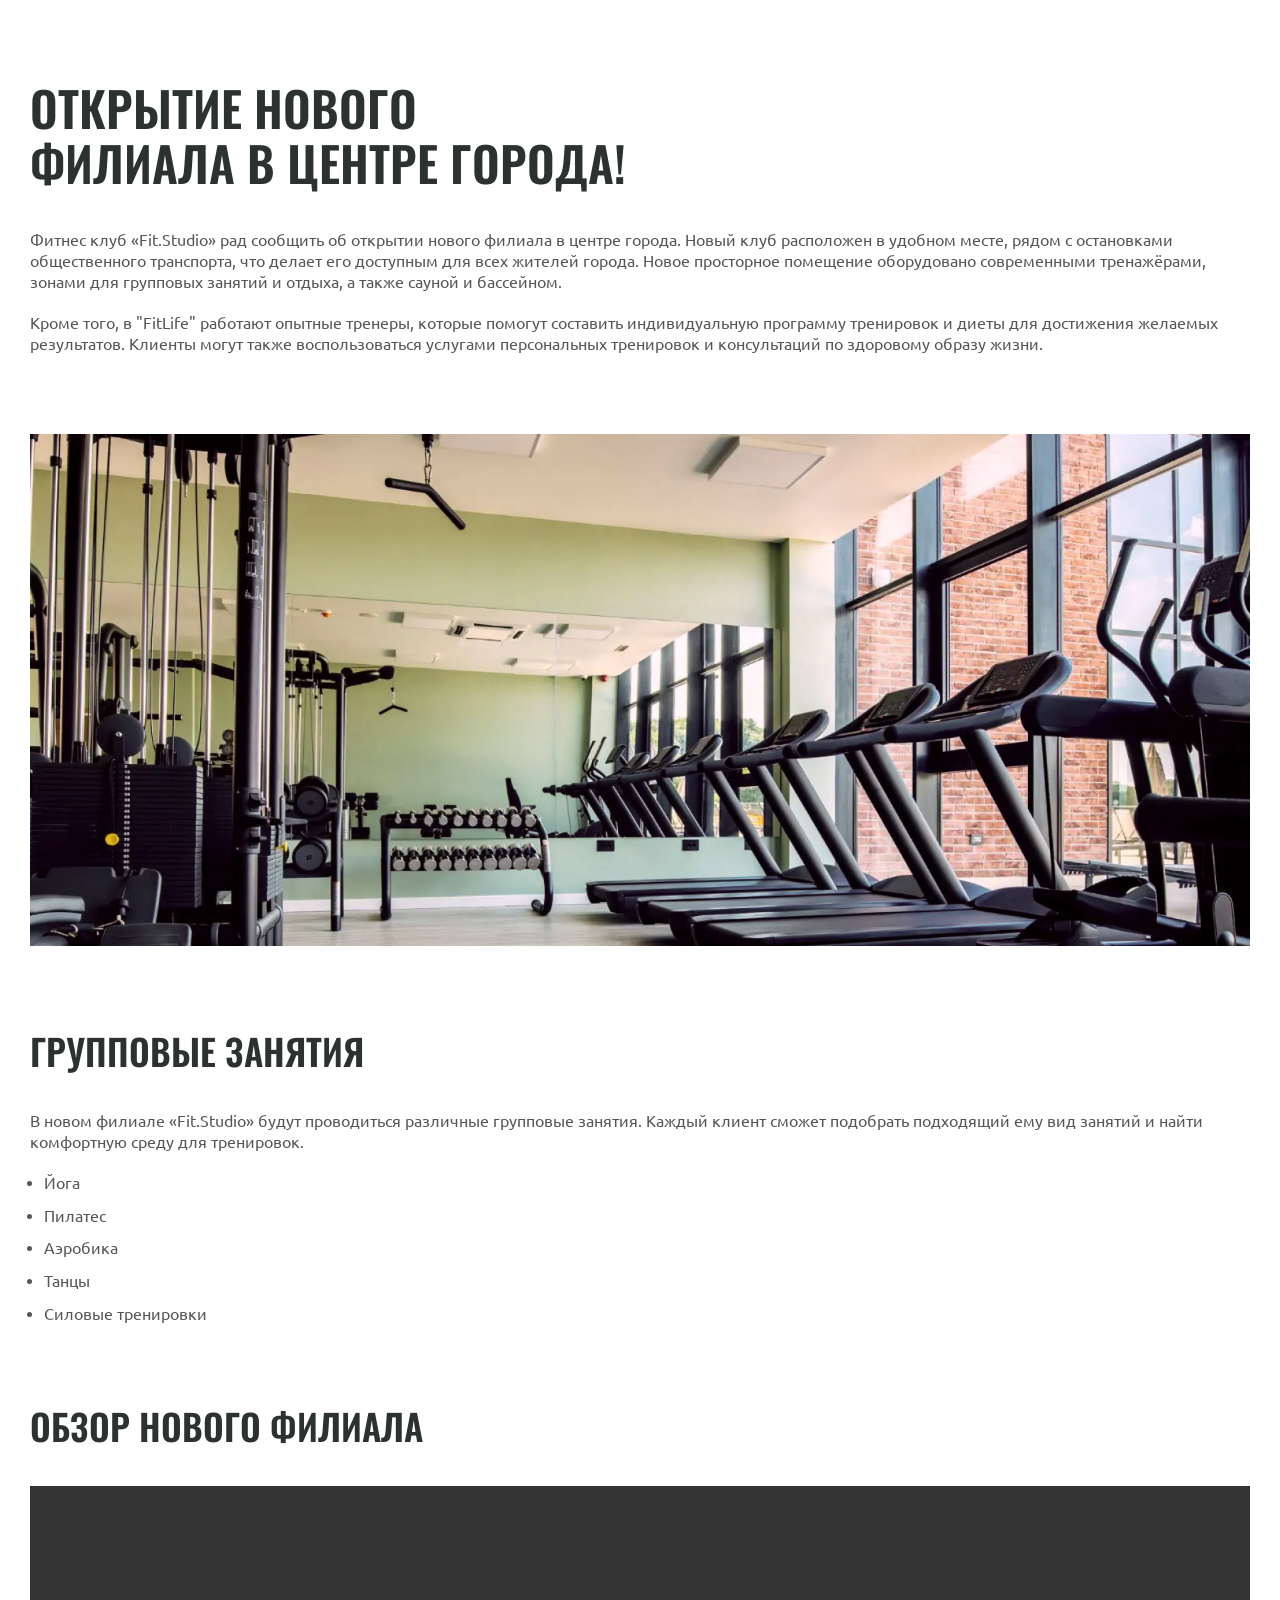
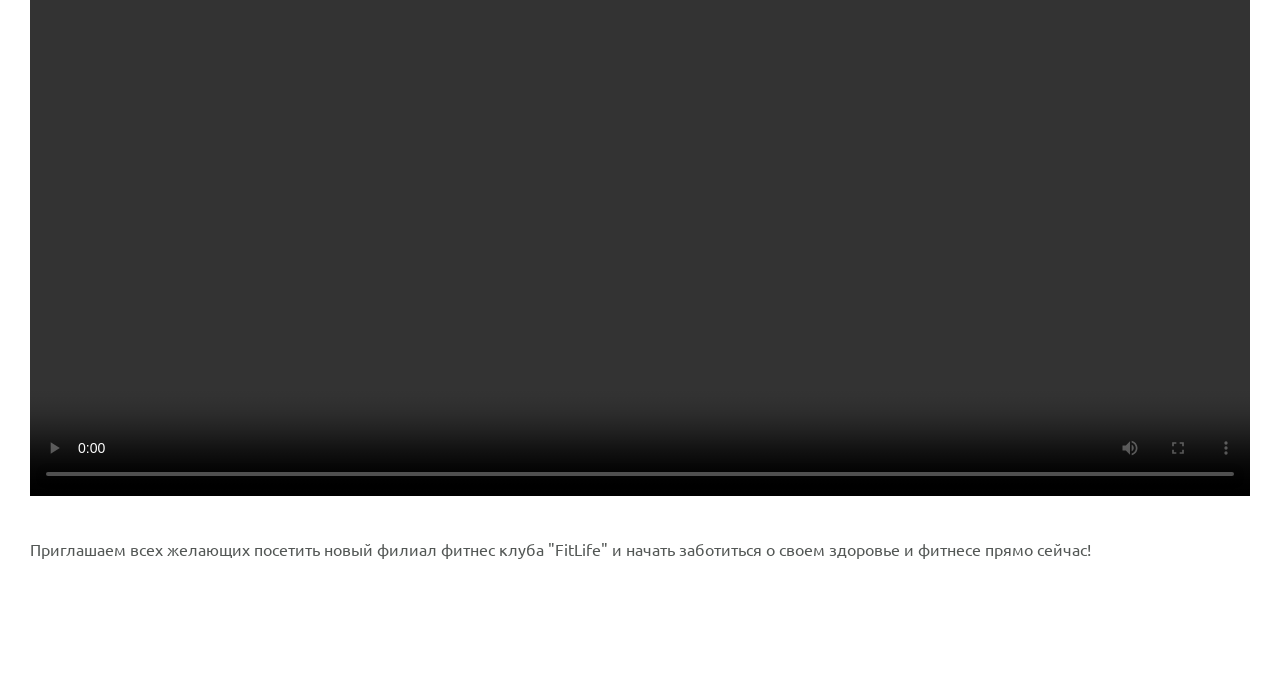
<file: Practice_4_fit-studio_my/article.html>
<!doctype html>
<html lang="ru">
  <head>
    <meta charset="UTF-8" />
    <meta name="viewport" content="width=device-width, initial-scale=1.0" />
    <title>Fit Studio - открытие нового филиала в центре города!</title>
    <link rel="stylesheet" href="./css/normalize.css" />
    <link rel="stylesheet" href="./css/fonts.css" />
    <link rel="stylesheet" href="./css/article.css" />
  </head>
  <body>
    <article class="article">
      <div class="container">
        <h1 class="article-title">Открытие нового филиала в центре города!</h1>
        <p class="article-text">
          Фитнес клуб «Fit.Studio» рад сообщить об открытии нового филиала
          в центре города. Новый клуб расположен в удобном месте, рядом
          с остановками общественного транспорта, что делает его доступным
          для всех жителей города. Новое просторное помещение оборудовано
          современными тренажёрами, зонами для групповых занятий и отдыха,
          а также сауной и бассейном.
        </p>
        <p class="article-text article-mb">
          Кроме того, в "FitLife" работают опытные тренеры, которые помогут
          составить индивидуальную программу тренировок и диеты для достижения
          желаемых результатов. Клиенты могут также воспользоваться услугами
          персональных тренировок и консультаций по здоровому образу жизни.
        </p>
        <img
          width="1220"
          class="article-img article-mb"
          src="./images/gym-img.webp"
          alt="Фотография тренажерного зала"
        />
        <h2 class="article-title article-h2">Групповые занятия</h2>
        <p class="article-text">
          В новом филиале «Fit.Studio» будут проводиться различные групповые
          занятия. Каждый клиент сможет подобрать подходящий ему вид занятий
          и найти комфортную среду для тренировок.
        </p>
        <ul class="article-list article-text article-mb">
          <li class="article-item">Йога</li>
          <li class="article-item">Пилатес</li>
          <li class="article-item">Аэробика</li>
          <li class="article-item">Танцы</li>
          <li class="article-item">Силовые тренировки</li>
        </ul>
        <h2 class="article-title article-h2">Обзор нового филиала</h2>
        <video
          class="article-video"
          src="./video/gym-video.mp4"
          width="1220"
          controls
        ></video>
        <p class="article-text">
          Приглашаем всех желающих посетить новый филиал фитнес клуба "FitLife"
          и начать заботиться о своем здоровье и фитнесе прямо сейчас!
        </p>
      </div>
    </article>
  </body>
</html>
</file>
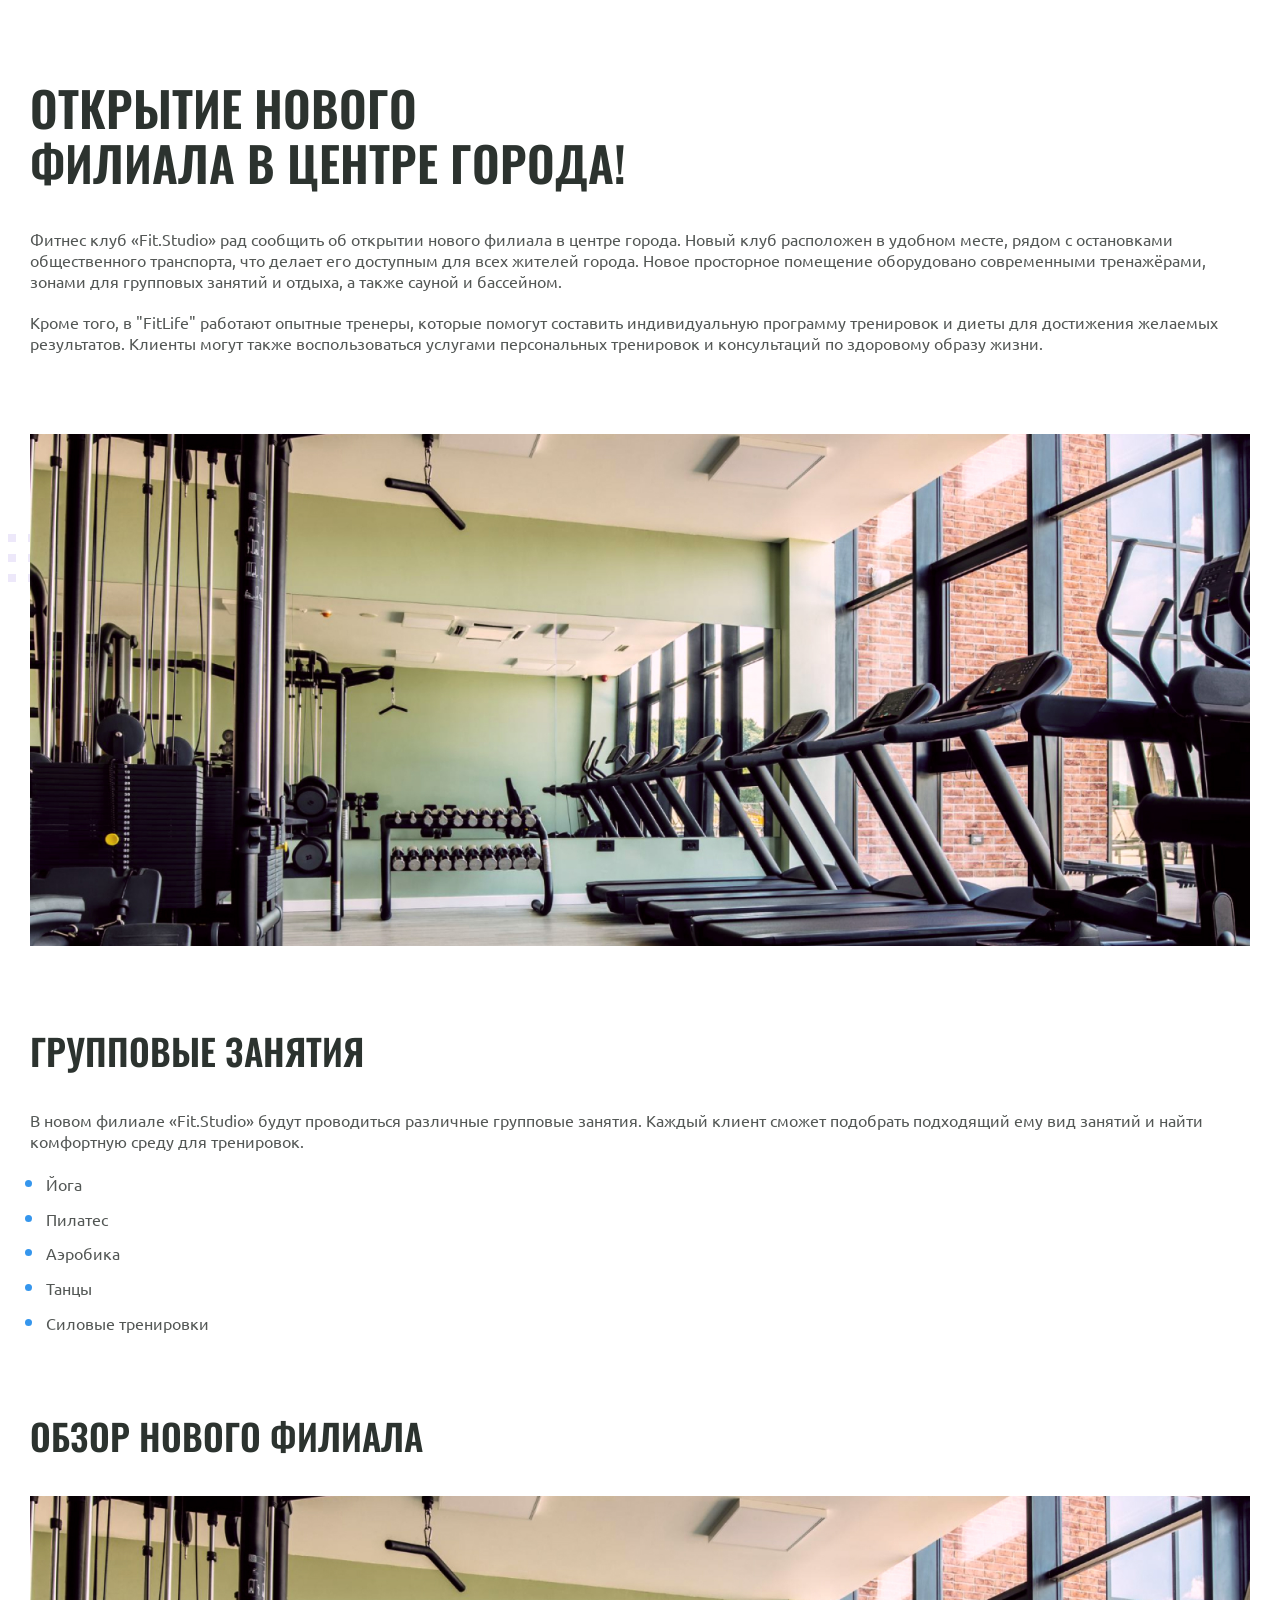
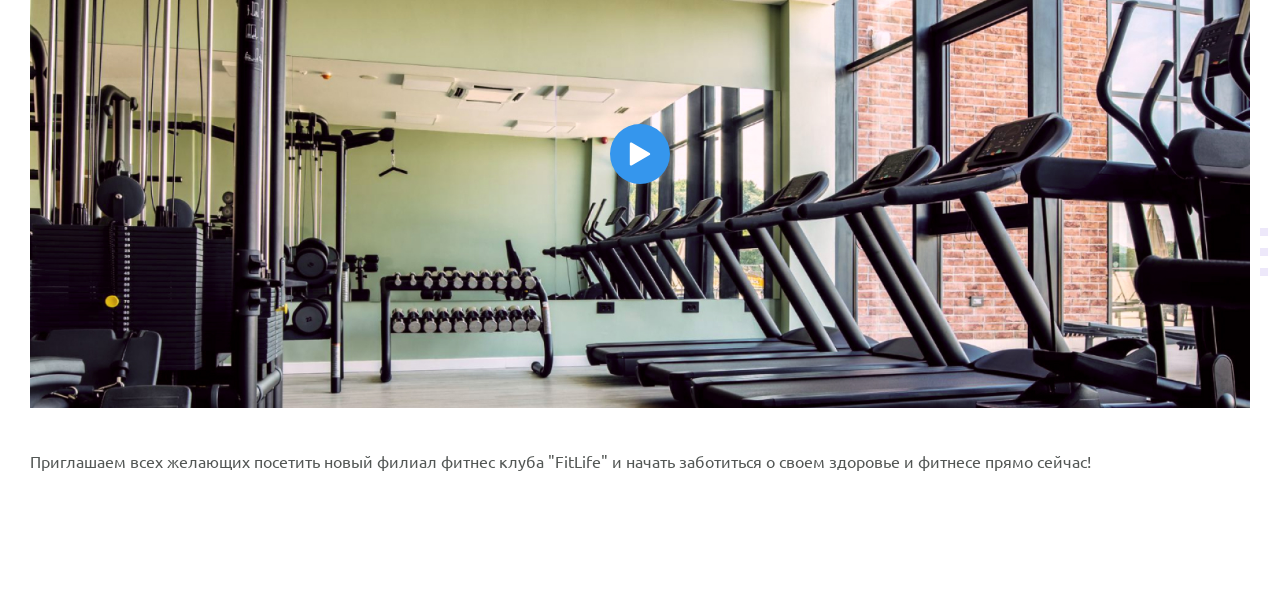
<file: Practice_6_-_Pseudo/article.html>
<!DOCTYPE html>
<html lang="ru">
  <head>
    <meta charset="UTF-8" />
    <meta name="viewport" content="width=device-width, initial-scale=1.0" />
    <title>Fit Studio - Открытие нового филиала!</title>
    <link rel="stylesheet" href="./css/normalize.css" />
    <link rel="stylesheet" href="./css/fonts.css" />
    <link rel="stylesheet" href="./css/article.css" />
  </head>
  <body>
    <article class="article">
      <div class="container">
        <h1 class="article-title article-title-large">
          Открытие нового филиала в центре города!
        </h1>
        <p class="article-text">
          Фитнес клуб «Fit.Studio» рад сообщить об открытии нового филиала
          в центре города. Новый клуб расположен в удобном месте, рядом
          с остановками общественного транспорта, что делает его доступным
          для всех жителей города. Новое просторное помещение оборудовано
          современными тренажёрами, зонами для групповых занятий и отдыха,
          а также сауной и бассейном.
        </p>
        <p class="article-text article-mb-1">
          Кроме того, в "FitLife" работают опытные тренеры, которые помогут
          составить индивидуальную программу тренировок и диеты для достижения
          желаемых результатов. Клиенты могут также воспользоваться услугами
          персональных тренировок и консультаций по здоровому образу жизни.
        </p>
        <div class="article-decor-wrapper article-decor-wrapper-1 article-mb-1">
          <img
            class="article-img"
            src="./images/gym-img.jpg"
            width="1220"
            height="512"
            alt="Тренажерный зал"
          />
        </div>
        <h2 class="article-title article-title-medium">Групповые занятия</h2>
        <p class="article-text">
          В новом филиале «Fit.Studio» будут проводиться различные групповые
          занятия. Каждый клиент сможет подобрать подходящий ему вид занятий
          и найти комфортную среду для тренировок.
        </p>
        <ul class="article-list article-text article-mb-1">
          <li class="article-item">Йога</li>
          <li class="article-item">Пилатес</li>
          <li class="article-item">Аэробика</li>
          <li class="article-item">Танцы</li>
          <li class="article-item">Силовые тренировки</li>
        </ul>
        <h2 class="article-title article-title-medium">Обзор нового филиала</h2>
        <div class="article-decor-wrapper article-decor-wrapper-2 article-mb-2">
          <button class="article-play-button">
            <img
              src="./images/play-icon.svg"
              width="24"
              height="24"
              alt="Запустить"
            />
          </button>
          <img
            class="article-img"
            src="./images/gym-img.jpg"
            width="1220"
            height="512"
            alt="Тренажерный зал"
          />
        </div>
        <p class="article-text">
          Приглашаем всех желающих посетить новый филиал фитнес клуба "FitLife"
          и начать заботиться о своем здоровье и фитнесе прямо сейчас!
        </p>
      </div>
    </article>
  </body>
</html>
</file>
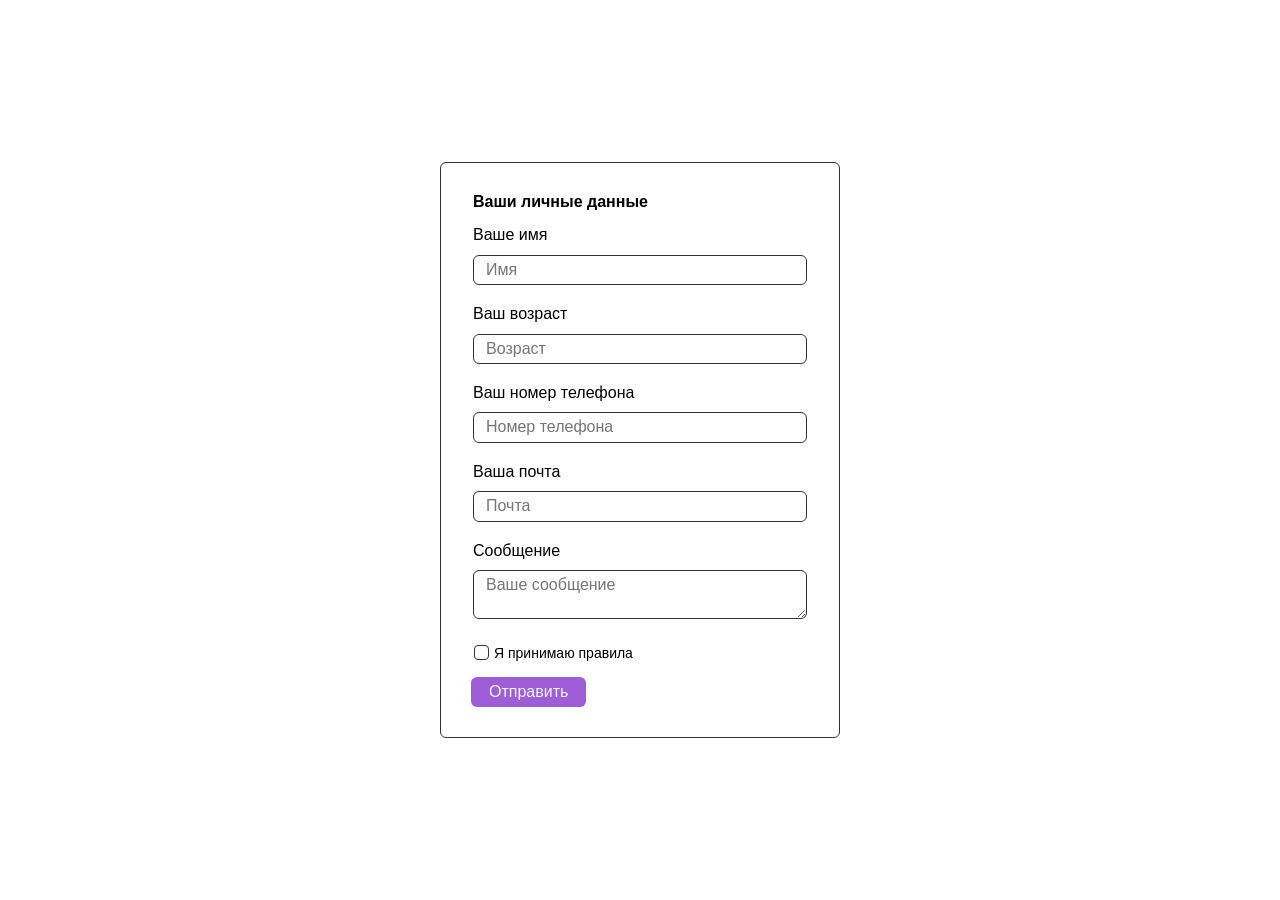
<file: Practice_7_-_Form-styling/index72-praktika_checkbox.html>
<!doctype html>
<html lang="ru">
  <head>
    <meta charset="UTF-8" />
    <meta name="viewport" content="width=device-width, initial-scale=1.0" />
    <title>Практика по формам</title>
    <link rel="stylesheet" href="./css/normalize.css" />
    <link rel="stylesheet" href="./css/index72-praktika_checkbox.css" />
  </head>
  <body>
    <form class="form">
      <fieldset class="form-group">
        <legend class="form-group-title">Ваши личные данные</legend>
        <label for="name" class="label">Ваше имя</label>
        <input
          id="name"
          class="input"
          type="text"
          placeholder="Имя"
          name="name"
          required
        />

        <label for="age" class="label">Ваш возраст</label>
        <input
          id="age"
          class="input"
          type="number"
          placeholder="Возраст"
          name="age"
          required
        />

        <label for="phone" class="label">Ваш номер телефона</label>
        <input
          id="phone"
          class="input"
          type="tel"
          inputmode="tel"
          placeholder="Номер телефона"
          name="phone"
          required
        />

        <label for="email" class="label">Ваша почта</label>
        <input
          id="email"
          class="input"
          type="email"
          inputmode="email"
          name="email"
          placeholder="Почта"
          required
        />
      </fieldset>
      <fieldset class="form-group">
        <label for="message" class="label">Сообщение</label>
        <textarea
          id="message"
          class="textarea"
          name="message"
          placeholder="Ваше сообщение"
          required
        ></textarea>

        <label class="label label1">
          <input class="checkbox" type="checkbox" name="checkbox" required />
          <span class="checkbox-text">Я принимаю правила</span>
        </label>
      </fieldset>
      <button class="button">Отправить</button>
    </form>
  </body>
</html>
</file>
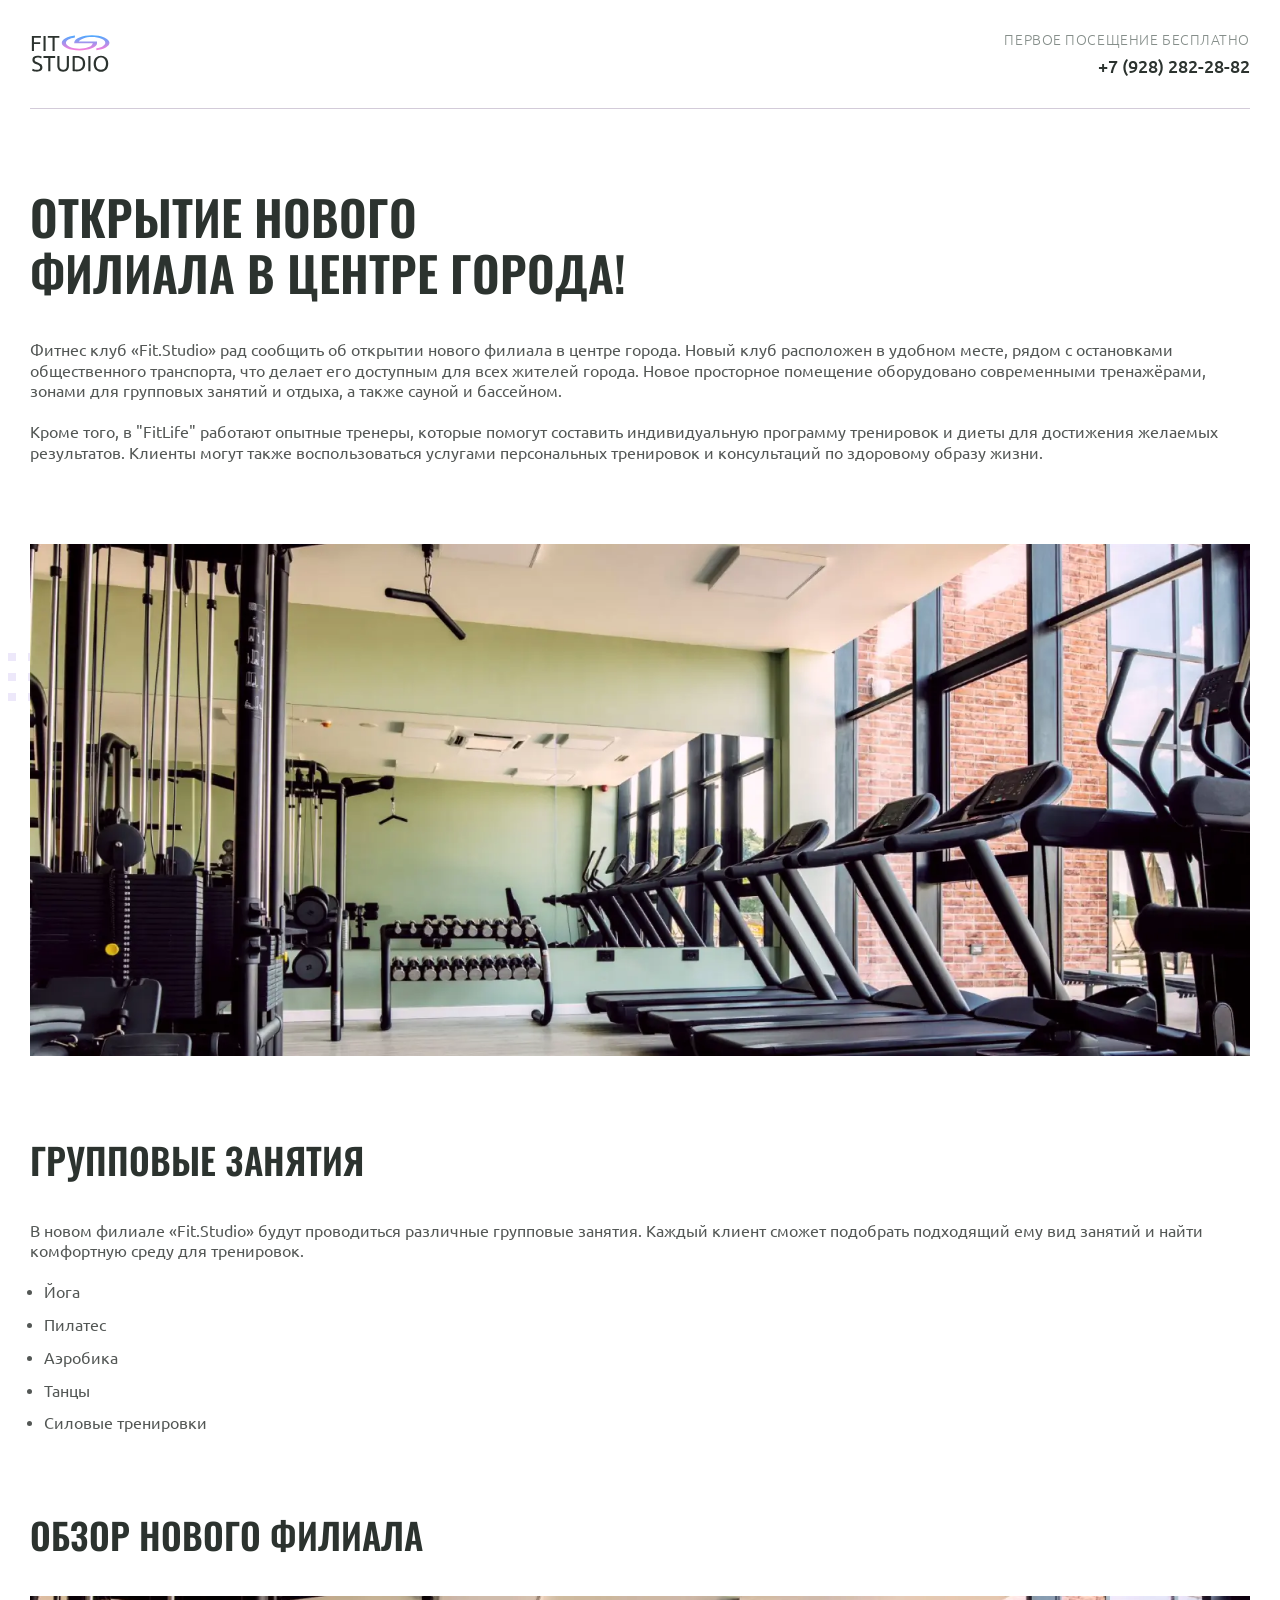
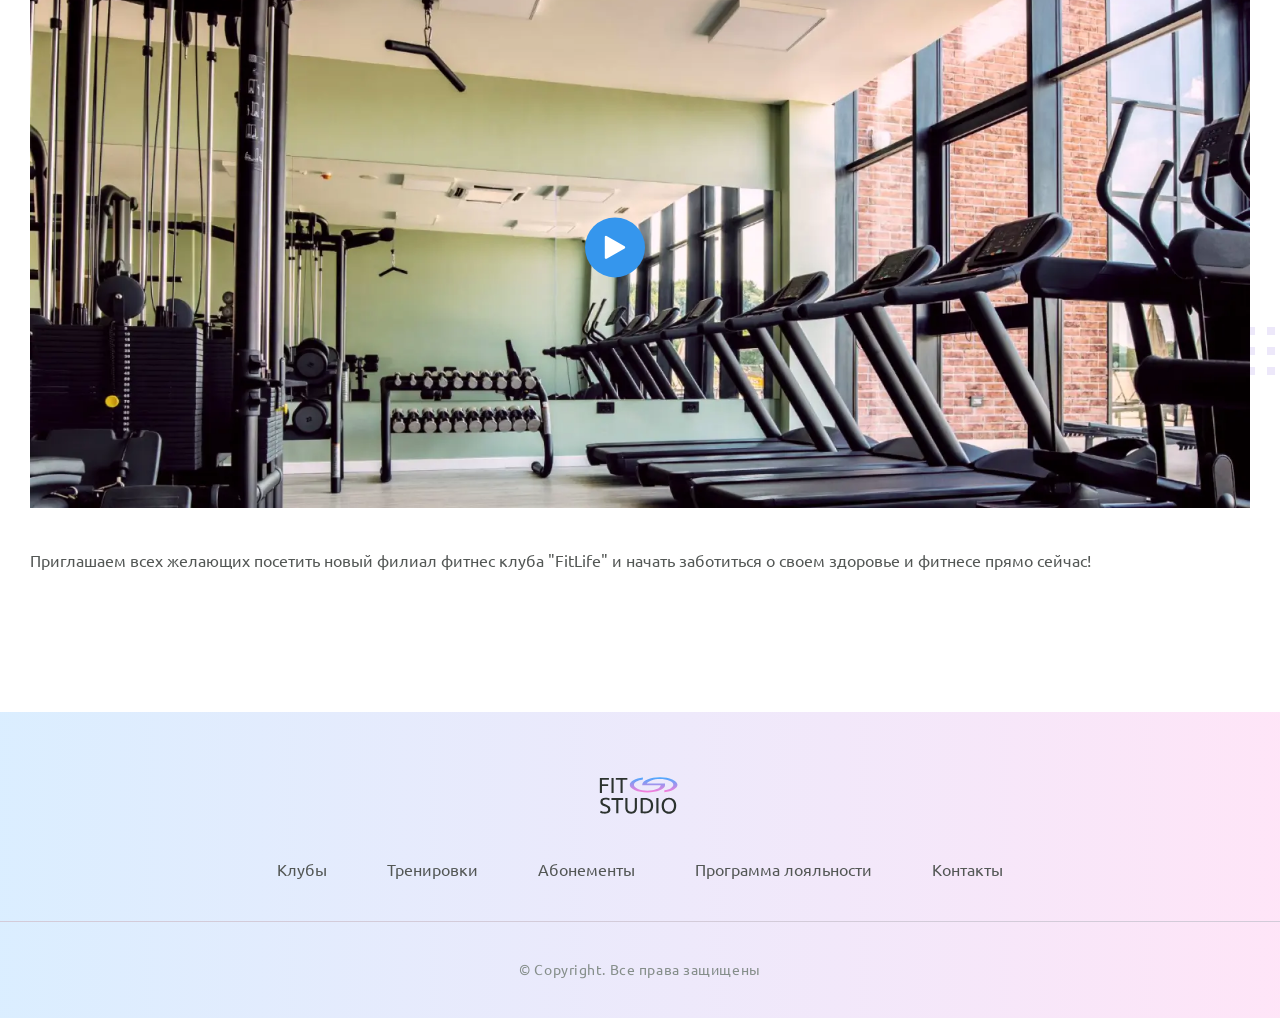
<file: Practice_8_ Fit-Studio_Header&Footer/article.html>
<!doctype html>
<html lang="ru">
  <head>
    <meta charset="UTF-8" />
    <meta name="viewport" content="width=device-width, initial-scale=1.0" />
    <title>Fit Studio - открытие нового филиала в центре города!</title>
    <link rel="stylesheet" href="./css/normalize.css" />
    <link rel="stylesheet" href="./css/fonts.css" />
    <link rel="stylesheet" href="css/globals.css" />
    <link rel="stylesheet" href="./css/header.css" />
    <link rel="stylesheet" href="./css/article.css" />
    <link rel="stylesheet" href="./css/footer.css" />
    <link
      rel="icon"
      href="./images/favicon_from_figma.svg"
      type="image/svg+xml"
      sizes="128x128"
    />
  </head>
  <body>
    <header class="header">
      <div class="container">
        <div class="header-inner">
          <a href="index.html">
            <img
              src="./images/logo_fit-studio.svg"
              width="84"
              height="45"
              alt="Логотип Fit-Studio"
            />
          </a>
          <div class="phone">
            <p class="phone-text">Первое посещение бесплатно</p>
            <a class="phone-link" href="tel: +79282822882"
              >+7 (928) 282-28-82</a
            >
          </div>
        </div>
      </div>
    </header>
    <article class="article">
      <div class="container">
        <h1 class="article-title">Открытие нового филиала в центре города!</h1>
        <p class="article-text">
          Фитнес клуб «Fit.Studio» рад сообщить об открытии нового филиала
          в центре города. Новый клуб расположен в удобном месте, рядом
          с остановками общественного транспорта, что делает его доступным
          для всех жителей города. Новое просторное помещение оборудовано
          современными тренажёрами, зонами для групповых занятий и отдыха,
          а также сауной и бассейном.
        </p>
        <p class="article-text article-mb-1">
          Кроме того, в "FitLife" работают опытные тренеры, которые помогут
          составить индивидуальную программу тренировок и диеты для достижения
          желаемых результатов. Клиенты могут также воспользоваться услугами
          персональных тренировок и консультаций по здоровому образу жизни.
        </p>
        <div class="article-decor-wrapper article-mb-1">
          <img
            class="article-decor article-decor-1"
            src="./images/decor-icon.svg"
            alt="Декорация в виде точек"
          />
          <img
            width="1220"
            class="article-img"
            src="./images/gym-img.webp"
            alt="Фотография тренажерного зала"
          />
        </div>
        <h2 class="article-title article-h2">Групповые занятия</h2>
        <p class="article-text">
          В новом филиале «Fit.Studio» будут проводиться различные групповые
          занятия. Каждый клиент сможет подобрать подходящий ему вид занятий
          и найти комфортную среду для тренировок.
        </p>
        <ul class="article-list article-text article-mb-1">
          <li class="article-item">Йога</li>
          <li class="article-item">Пилатес</li>
          <li class="article-item">Аэробика</li>
          <li class="article-item">Танцы</li>
          <li class="article-item">Силовые тренировки</li>
        </ul>
        <h2 class="article-title article-h2">Обзор нового филиала</h2>
        <div class="article-decor-wrapper article-mb-2">
          <button class="article-play-button">
            <img
              src="./images/play-icon.svg"
              alt="Кнопка запуска видео"
              width="24"
              height="24"
            />
          </button>
          <img
            width="1220"
            class="article-img"
            src="./images/gym-img.webp"
            alt="Фотография тренажерного зала"
          />
          <img
            class="article-decor article-decor-2"
            src="./images/decor-icon.svg"
            alt="Декорация в виде точек"
          />
          <!-- <video
            class="article-video"
            src="./video/gym-video.mp4"
            width="1220"
            controls
          ></video> -->
        </div>
        <p class="article-text">
          Приглашаем всех желающих посетить новый филиал фитнес клуба "FitLife"
          и начать заботиться о своем здоровье и фитнесе прямо сейчас!
        </p>
      </div>
    </article>
    <footer class="footer">
      <div class="footer-top">
        <div class="container">
          <a class="footer-logo" href="index.html">
            <img
              src="./images/logo_fit-studio.svg"
              width="84"
              height="45"
              alt="Логотип Fit-Studio"
            />
          </a>
          <nav class="menu">
            <ul>
              <li><a href="#">Клубы</a></li>
              <li><a href="#">Тренировки</a></li>
              <li><a href="#">Абонементы</a></li>
              <li><a href="#">Программа лояльности</a></li>
              <li><a href="#">Контакты</a></li>
            </ul>
          </nav>
        </div>
      </div>
      <div class="container">
        <p class="copyright">&copy; Copyright. Все права защищены</p>
      </div>
    </footer>
  </body>
</html>
</file>
<file: src/style.css>
*{padding: 0;margin: 0;border: 0;}
*,*:before,*:after{-webkit-box-sizing: border-box;box-sizing: border-box;}
:focus,:active{outline: none;}
a:focus,a:active{outline: none;}
nav,footer,header,aside{display: block;}
html,body{
    height:100%;width:100%;
    font-size:100%;line-height:1;-ms-text-size-adjust:100%;-moz-text-size-adjust:100%;-webkit-text-size-adjust:100%;}
input,button,textarea{font-family:inherit;}
input::-ms-clear{display: none;}
button{cursor: pointer;}
button::-moz-focus-inner{padding:0;border:0;}
a,a:visited{text-decoration: none;}
a:hover{text-decoration: none;}
ul li{list-style: none;}
img{vertical-align: top;}
h1,h2,h3,h4,h5,h6{font-size:inherit;font-weight: inherit;}
a{color:inherit;}



body {
    font-family: "Montserrat",SansSerif;
    color: black;
}

body.overflow {
    overflow: hidden;
}



.layout {
    display: -webkit-box;
    display: -ms-flexbox;
    display: flex;
    min-height: 100vh;
}

.sidebar {
    padding: 40px 24px 40px 0;
    -ms-flex-negative: 0;
    flex-shrink: 0;
    background-color: white;
}



.content {
    -webkit-box-flex: 1;
    -ms-flex-positive: 1;
    flex-grow: 1;
    background-color: #F4F4F4;
}

.container {
    display: -webkit-box;
    display: -ms-flexbox;
    display: flex;
    -webkit-box-orient: vertical;
    -webkit-box-direction: normal;
    -ms-flex-direction: column;
    flex-direction: column;
    -webkit-box-pack: center;
    -ms-flex-pack: center;
    justify-content: center;
    -webkit-box-align: center;
    -ms-flex-align: center;
    align-items: center;
    padding: 150px 60px 80px 60px;
}


.logo {
    margin-left: 60px;
    margin-bottom: 60px;
}

.sidebar__user {
    background-color: #F4F4F4;
    padding: 20px 30px;
    margin-left: 60px;
    margin-bottom: 100px;
    border-radius: 8px;
    border: 1px solid #DADEC9;
}

.sidebar__name {
    color:#161814;
    font-size: 18px;
    font-weight: 500;
    margin-bottom: 6px;
}

.sidebar__text {
    color: #AFB1A7;
    font-size: 13px;
    font-weight: 400;
    line-height: 130%; /* 16.9px */
}

.sidebar__item {
    width: 372px;
}

.sidebar__button {
    display: -webkit-box;
    display: -ms-flexbox;
    display: flex;
    -webkit-box-align: center;
    -ms-flex-align: center;
    align-items: center;
    gap: 10px;
    padding: 20px 60px;
    margin-bottom: 12px;
    border-radius: 0px 100px 100px 0px;
    -webkit-transition: all .5s;
    -o-transition: all .5s;
    transition: all .5s;
    cursor: pointer;
    width: 90%;
    color:#161814;
    font-size: 16px;
    font-weight: 500;
}

.sidebar__button.active , .sidebar__button:hover {
    width: 100%;
    background-color: #DAF765;
}


.content__title {
    color: #161814;
    font-size: 48px;
    font-weight: 700;
    margin-bottom: 40px;
}

.content__list {
    display: -webkit-box;
    display: -ms-flexbox;
    display: flex;
    -webkit-box-align: center;
    -ms-flex-align: center;
    align-items: center;
    -ms-flex-wrap: wrap;
    flex-wrap: wrap;
    gap: 20px;
}



.content__list-item  {
    cursor: pointer;
    padding: 12px 18px;
    background-color: #fff;
    border-radius: 10px;
    border: 1px solid #DADEC9;
    -webkit-transition: all .3s;
    -o-transition: all .3s;
    transition: all .3s;
}

.content__list-item:hover,.content__list-diplom:hover {
    background-color: #AFB1A7;
}

li a {
    padding: 12px 18px;

}


.content__list-diplom {
    -webkit-transition: all .3s;
    -o-transition: all .3s;
    transition: all .3s;
    display: inline-block;
    padding: 12px 18px;
    background-color: #fff;
    border-radius: 10px;
    border: 1px solid #DADEC9;
}

.content__decor {
    display: -webkit-box;
    display: -ms-flexbox;
    display: flex;
    -webkit-box-align: center;
    -ms-flex-align: center;
    align-items: center;
}

.content__decor-text {
    color:#BEDD44;
    font-size: 36px;
    font-weight: 700;
    line-height: 110%; /* 39.6px */
}

.content__block {
    max-width: 1200px;
}

.content__block.hidden {
    display: none;
}

.content__decor-img img{
    width: 100%;
}

.burger {
    display: none;
    padding: 5px;
    position: fixed;
    top: 3%;
    right: 7%;
    width: 40px;
    height: 40px;
    background-color: #161814;
    border-radius: 50%;
    z-index: 10;
    border: 1px solid #DAF765;
}

@media (max-width: 768px) {
    .burger {
        display: block;
    }

    .sidebar {
        -webkit-transition: all .3s;
        -o-transition: all .3s;
        transition: all .3s;
        -webkit-transform: translateX(-100%);
        -ms-transform: translateX(-100%);
        transform: translateX(-100%);
        position: fixed;
        top: 0;
        left: 0;
        bottom: 0;
        z-index: 5;
    }

    .sidebar.show {
        -webkit-transform: translateX(0%);
        -ms-transform: translateX(0%);
        transform: translateX(0%);
    }

    .overlay {
        opacity: 0;
        pointer-events: none;
        -webkit-transition: all .3s;
        -o-transition: all .3s;
        transition: all .3s;
        position: absolute;
        top: 0;
        right: 0;
        left: 0;
        bottom: 0;
        z-index: 3;
        background-color: #000000e0;
    }

    .overlay.show {
        opacity: 1;
        pointer-events: all;
    }

    .container {
        padding: 40px 20px;
        min-height: 100%;
    }

    .content__decor {
        margin-top: 20px;
        -webkit-box-orient: vertical;
        -webkit-box-direction: normal;
        -ms-flex-direction: column;
        flex-direction: column;
    }
}

@media (max-width: 400px) {
    .sidebar__user {
        margin-left: 0;
    }
}
</file>
<file: Practice_10_ Fit-Studio_FAQ/css/fonts.css>
@font-face {
  font-family: "ubuntu";
  src:
    local("Ubuntu"),
    url("../fonts/ubuntu-light.woff2") format("woff2");
  font-weight: 300;
  font-style: normal;
  font-display: swap;
}

@font-face {
  font-family: "ubuntu";
  src:
    local("Ubuntu"),
    url("../fonts/ubuntu-regular.woff2") format("woff2");
  font-weight: 400;
  font-style: normal;
  font-display: swap;
}

@font-face {
  font-family: "ubuntu";
  src:
    local("Ubuntu"),
    url("../fonts/ubuntu-medium.woff2") format("woff2");
  font-weight: 500;
  font-style: normal;
  font-display: swap;
}

@font-face {
  font-family: "oswald";
  src:
    local("oswald"),
    url("../fonts/oswald-medium.woff2") format("woff2");
  font-weight: 500;
  font-style: normal;
  font-display: swap;
}

@font-face {
  font-family: "oswald";
  src:
    local("oswald"),
    url("../fonts/oswald-semibold.woff2") format("woff2");
  font-weight: 600;
  font-style: normal;
  font-display: swap;
}
</file>
<file: Practice_10_ Fit-Studio_FAQ/css/globals.css>
html {
  font-family: Ubuntu, sans-serif;
  font-weight: 400;
}

*,
*::before,
*::after {
  box-sizing: border-box;
}

body {
  display: flex;
  flex-direction: column;
  min-height: 100vh;
}

:root {
  interpolate-size: allow-keywords;
}

h1,
h2,
h3,
h4,
h5,
h6,
p {
  margin: 0;
}

.container {
  max-width: 1250px;
  margin: 0 auto;
  padding: 0 15px;
}

a {
  text-decoration: none;
  transition: color 0.2s;
}

a,
button {
  outline: none;
}

.text {
  font-family: "Ubuntu", sans-serif;
  font-weight: 400;
  font-size: 16px;
  line-height: 130%;
  color: #535755;
}

.button {
  display: inline-block;
  padding: 19px 32px;
  font-family: "Ubuntu", sans-serif;
  font-weight: 500;
  font-size: 15px;
  line-height: 130%;
  letter-spacing: 0.02em;
  text-align: center;
  text-transform: uppercase;
  color: #fff;
  background-color: #3596ed;
  transition:
    opacity 0.3s,
    background-color 0.2s;
}

.button:hover {
  opacity: 0.85;
}

.button:not(:disabled):active {
  background-color: #1f69aa;
}

button.button:disabled {
  opacity: 0.65;
  cursor: default;
}

.section {
  margin-bottom: 140px;
}

.title-large {
  max-width: 596px;
  margin-bottom: 40px;
  font-family: Oswald, sans-serif;
  font-weight: 600;
  font-size: 48px;
  line-height: 115%;
  text-transform: uppercase;
  color: #2c332f;
}

.title-medium {
  font-family: "Oswald", sans-serif;
  font-weight: 500;
  font-size: 24px;
  line-height: 115%;
  text-transform: uppercase;
  color: #2c332f;
}

.text-sub {
  font-weight: 300;
  font-size: 14px;
  letter-spacing: 0.04em;
  text-transform: uppercase;
  color: #858e8a;
}

a:focus-visible,
button:focus-visible,
summary:focus-visible {
  outline: 2px solid #3596ed;
  outline-offset: 2px;
}

a:active {
  color: #1f69aa;
}
</file>
<file: Practice_10_ Fit-Studio_FAQ/css/header.css>
.header-inner {
  display: flex;
  justify-content: space-between;
  align-items: center;
  gap: 10px;
  padding-top: 30px;
  padding-bottom: 30px;
  border-bottom: 1.5px solid #d3cbd9;
}

.phone {
  text-align: right;
}

.phone p {
  margin-bottom: 8px;
}

.phone a {
  font-weight: 500;
  font-size: 18px;
  color: #2c332f;
  transition: color 0.3s;
}

.phone a:hover {
  color: #3596ed;
}
</file>
<file: Practice_10_ Fit-Studio_FAQ/css/index.css>
.hero {
  position: relative;
  padding-top: 80px;
}

.hero::after {
  content: "";
  position: absolute;
  z-index: -1;
  background: url(../images/decor-large-icon.svg) repeat-x;
  width: 100%;
  height: 48px;
  bottom: 106px;
}

.hero-container {
  display: flex;
  align-items: center;
  gap: 28px;
}

.hero h1 {
  font-family: "Oswald", sans-serif;
  font-weight: 600;
  font-size: 62px;
  line-height: 115%;
  text-transform: uppercase;
  color: #2c332f;
  margin-bottom: 40px;
}

.hero h1 strong {
  font-weight: 600;
  color: #3596ed;
}

.hero-info .text {
  margin-bottom: 140px;
  max-width: 439px;
}

.hero-images {
  position: relative;
  display: flex;
}

.hero-choose {
  position: absolute;
  background-color: rgba(255, 255, 255, 0.9);
  border: 1px solid #535755;
  padding: 22px;
  max-width: 161px;
  /* height: 86px; */
  text-align: center;
  left: 50%;
  top: 40px;
  transform: translateX(-50%);
}

.news-container {
  display: flex;
  /* justify-content: space-between;
  align-items: center; */
  gap: 28px;
}

.news-article {
  display: flex;
  flex-direction: column;
  background-color: #fff;
  border: 1px solid #d3cbd9;
  max-width: 284px;
  width: 100%;
  height: auto;
  overflow: hidden;
  /* margin-top: auto; */
}

.news-article img {
  display: block;
}

.news-info {
  padding: 20px 20px 0;
  margin-bottom: 12px;
}

.news-date {
  display: inline-block;
  margin-bottom: 8px;
}

.news-article footer {
  padding: 0 20px 20px;
  margin-top: auto;
}

.news-link {
  display: inline-flex;
  gap: 8px;
  align-items: center;
  font-family: "Ubuntu", sans-serif;
  font-weight: 400;
  font-size: 16px;
  line-height: 130%;
  color: #3596ed;
}

.news-link:visited {
  color: #3596ed;
}

.news-link:hover::after {
  transform: translateX(5px);
}

.news-link::after {
  display: inline-block;
  content: "";
  width: 22px;
  height: 9px;
  background-image: url(../images/arrow-right-icon.svg);
  transition: transform 0.2s;
}

.faq {
  position: relative;
}

.faq::before {
  content: "";
  position: absolute;
  z-index: -1;
  background: url(../images/decor-large-icon.svg) repeat-x;
  width: calc(50% - 250px);
  height: 48px;
  top: 215px;
}

.faq-container {
  display: flex;
  gap: 28px;
}

details {
  margin-bottom: 20px;
  border-block: 1px solid #d3cbd9;
}

details summary::after {
  transition: transform 0.3s;
}

details[open] summary::after {
  transform: rotate(180deg);
}

summary {
  display: flex;
  justify-content: space-between;
  align-items: center;
  gap: 12px;
  list-style: none;
  padding: 20px;
  cursor: pointer;
  /* user-select: none; делает невозможным копирование текста */
}

summary::after {
  content: "";
  display: inline-block;
  width: 17px;
  height: 23px;
  background: url(../images/arrow-down-icon.svg) no-repeat center / cover;
}

summary::-webkit-details-marker {
  display: none;
}

details::details-content {
  block-size: 0; /* Высота в закрытом состоянии */
  overflow: hidden;
  opacity: 0;
  transition:
    block-size 0.35s ease,
    opacity 0.35s ease,
    content-visibility 0.35s allow-discrete;
}

details[open]::details-content {
  block-size: auto; /* Плавно раскрывается ровно на высоту контента */
  opacity: 1;
}

details > p {
  padding: 0 20px 20px;
}
</file>
<file: Practice_10_ Fit-Studio_FAQ/css/footer.css>
.footer {
  background: linear-gradient(
    90deg,
    rgba(73, 169, 255, 0.2) 0%,
    rgba(252, 124, 217, 0.2) 100%
  );
  padding: 60px 0 40px;
  margin-top: auto;
  text-align: center;
}

.footer-top {
  border-bottom: 1.5px solid #d3cbd9;
  padding-bottom: 40px;
  margin-bottom: 40px;
}

.footer-logo {
  display: inline-block;
  margin-bottom: 40px;
}

.menu ul {
  display: flex;
  justify-content: center;
  align-items: center;
  gap: 60px;
  list-style: none;
  margin: 0;
  padding: 0;
}

.menu a {
  font-family: "Ubuntu", sans-serif;
  font-weight: 400;
  font-size: 16px;
  line-height: 130%;
  color: #535755;
  transition: color 0.3s;
}

.menu a:hover {
  color: #3596ed;
}

.copyright {
  font-family: "Ubuntu", sans-serif;
  font-weight: 400;
  font-size: 14px;
  letter-spacing: 0.04em;
  color: #858e8a;
}
</file>
<file: Practice_9_ Fit-Studio_Hero&News/css/fonts.css>
@font-face {
  font-family: "ubuntu";
  src:
    local("Ubuntu"),
    url("../fonts/ubuntu-light.woff2") format("woff2");
  font-weight: 300;
  font-style: normal;
  font-display: swap;
}

@font-face {
  font-family: "ubuntu";
  src:
    local("Ubuntu"),
    url("../fonts/ubuntu-regular.woff2") format("woff2");
  font-weight: 400;
  font-style: normal;
  font-display: swap;
}

@font-face {
  font-family: "ubuntu";
  src:
    local("Ubuntu"),
    url("../fonts/ubuntu-medium.woff2") format("woff2");
  font-weight: 500;
  font-style: normal;
  font-display: swap;
}

@font-face {
  font-family: "oswald";
  src:
    local("oswald"),
    url("../fonts/oswald-medium.woff2") format("woff2");
  font-weight: 500;
  font-style: normal;
  font-display: swap;
}

@font-face {
  font-family: "oswald";
  src:
    local("oswald"),
    url("../fonts/oswald-semibold.woff2") format("woff2");
  font-weight: 600;
  font-style: normal;
  font-display: swap;
}
</file>
<file: Practice_9_ Fit-Studio_Hero&News/css/globals.css>
html {
  font-family: Ubuntu, sans-serif;
  font-weight: 400;
}

*,
*::before,
*::after {
  box-sizing: border-box;
}

body {
  display: flex;
  flex-direction: column;
  min-height: 100vh;
}

h1,
h2,
h3,
h4,
h5,
h6,
p {
  margin: 0;
}

.container {
  max-width: 1250px;
  margin: 0 auto;
  padding: 0 15px;
}

a {
  text-decoration: none;
}

.text {
  font-family: "Ubuntu", sans-serif;
  font-weight: 400;
  font-size: 16px;
  line-height: 130%;
  color: #535755;
}

.button {
  display: inline-block;
  padding: 19px 32px;
  font-family: "Ubuntu", sans-serif;
  font-weight: 500;
  font-size: 15px;
  line-height: 130%;
  letter-spacing: 0.02em;
  text-align: center;
  text-transform: uppercase;
  color: #fff;
  background-color: #3596ed;
  transition: opacity 0.3s;
}

.button:hover {
  opacity: 0.85;
}

.section {
  margin-bottom: 140px;
}

.title-large {
  max-width: 596px;
  margin-bottom: 40px;
  font-family: Oswald, sans-serif;
  font-weight: 600;
  font-size: 48px;
  line-height: 115%;
  text-transform: uppercase;
  color: #2c332f;
}

.text-sub {
  font-weight: 300;
  font-size: 14px;
  letter-spacing: 0.04em;
  text-transform: uppercase;
  color: #858e8a;
}
</file>
<file: Practice_9_ Fit-Studio_Hero&News/css/header.css>
.header-inner {
  display: flex;
  justify-content: space-between;
  align-items: center;
  gap: 10px;
  padding-top: 30px;
  padding-bottom: 30px;
  border-bottom: 1.5px solid #d3cbd9;
}

.phone {
  text-align: right;
}

.phone p {
  margin-bottom: 8px;
}

.phone a {
  font-weight: 500;
  font-size: 18px;
  color: #2c332f;
  transition: color 0.3s;
}

.phone a:hover {
  color: #3596ed;
}
</file>
<file: Practice_9_ Fit-Studio_Hero&News/css/index.css>
.hero {
  position: relative;
  padding-top: 80px;
}

.hero::after {
  content: "";
  position: absolute;
  z-index: -1;
  background: url(../images/decor-large-icon.svg) repeat-x;
  width: 100%;
  height: 48px;
  bottom: 106px;
}

.hero-container {
  display: flex;
  align-items: center;
  gap: 28px;
}

.hero h1 {
  font-family: "Oswald", sans-serif;
  font-weight: 600;
  font-size: 62px;
  line-height: 115%;
  text-transform: uppercase;
  color: #2c332f;
  margin-bottom: 40px;
}

.hero h1 strong {
  font-weight: 600;
  color: #3596ed;
}

.hero-info .text {
  margin-bottom: 140px;
  max-width: 439px;
}

.hero-images {
  position: relative;
  display: flex;
}

.hero-choose {
  position: absolute;
  background-color: rgba(255, 255, 255, 0.9);
  border: 1px solid #535755;
  padding: 22px;
  max-width: 161px;
  /* height: 86px; */
  text-align: center;
  left: 50%;
  top: 40px;
  transform: translateX(-50%);
}

.news-container {
  display: flex;
  /* justify-content: space-between;
  align-items: center; */
  gap: 28px;
}

.news-article {
  display: flex;
  flex-direction: column;
  background-color: #fff;
  border: 1px solid #d3cbd9;
  max-width: 284px;
  width: 100%;
  height: auto;
  overflow: hidden;
  /* margin-top: auto; */
}

.news-article img {
  display: block;
}

.news-info {
  padding: 20px 20px 0;
  margin-bottom: 12px;
}

.news-date {
  display: inline-block;
  margin-bottom: 8px;
}

.news-article footer {
  padding: 0 20px 20px;
  margin-top: auto;
}

.news-link {
  display: inline-flex;
  gap: 8px;
  align-items: center;
  font-family: "Ubuntu", sans-serif;
  font-weight: 400;
  font-size: 16px;
  line-height: 130%;
  color: #3596ed;
}

.news-link:visited {
  color: #3596ed;
}

.news-link:hover::after {
  transform: translateX(5px);
}

.news-link::after {
  display: inline-block;
  content: "";
  width: 22px;
  height: 9px;
  background-image: url(../images/arrow-right-icon.svg);
  transition: transform 0.2s;
}
</file>
<file: Practice_9_ Fit-Studio_Hero&News/css/footer.css>
.footer {
  background: linear-gradient(
    90deg,
    rgba(73, 169, 255, 0.2) 0%,
    rgba(252, 124, 217, 0.2) 100%
  );
  padding: 60px 0 40px;
  margin-top: auto;
  text-align: center;
}

.footer-top {
  border-bottom: 1.5px solid #d3cbd9;
  padding-bottom: 40px;
  margin-bottom: 40px;
}

.footer-logo {
  display: inline-block;
  margin-bottom: 40px;
}

.menu ul {
  display: flex;
  justify-content: center;
  align-items: center;
  gap: 60px;
  list-style: none;
  margin: 0;
  padding: 0;
}

.menu a {
  font-family: "Ubuntu", sans-serif;
  font-weight: 400;
  font-size: 16px;
  line-height: 130%;
  color: #535755;
  transition: color 0.3s;
}

.menu a:hover {
  color: #3596ed;
}

.copyright {
  font-family: "Ubuntu", sans-serif;
  font-weight: 400;
  font-size: 14px;
  letter-spacing: 0.04em;
  color: #858e8a;
}
</file>
<file: Practice_10_ Fit-Studio_FAQ/css/article.css>
.article {
  padding-top: 80px;
  margin-bottom: 120px;
}

.article-title {
  max-width: 596px;
  margin-bottom: 40px;
  font-family: Oswald, sans-serif;
  font-weight: 600;
  font-size: 48px;
  line-height: 115%;
  text-transform: uppercase;
  color: #2c332f;
  max-width: 596px;
  margin-bottom: 40px;
}
.article-h2 {
  font-size: 36px;
}
.article-text {
  margin-bottom: 20px;
  font-weight: 400;
  font-size: 16px;
  line-height: 130%;
  color: #535755;
}
.article-mb-1 {
  margin-bottom: 80px;
}

.article-mb-2 {
  margin-bottom: 40px;
}

.article-decor-wrapper {
  position: relative;
}

.article-decor {
  position: absolute;
  z-index: -1;
}

.article-decor-1 {
  left: -350px;
  top: 109px;
}

.article-img {
  width: 100%;
}
.article-list {
  margin: 0 0 80px 0;
  padding-left: 14px;
}
.article-item {
  margin-bottom: 12px;
}

.article-play-button {
  position: absolute;
  top: 46%; /* так не подходит, в следующем уроке переделаем */
  left: 46%; /* так не подходит, в следующем уроке переделаем */
  transform: translate(-10%, -26%);
  display: flex;
  justify-content: center;
  align-items: center;
  width: 60px;
  height: 60px;
  background-color: #3596ed;
  border: none;
  border-radius: 50%;
  padding: 0;
  cursor: pointer;
  transition:
    opacity 0.3s,
    background-color 0.2s;
}

.article-play-button:hover {
  background-color: #5aaef8;
}

.article-play-button:not(:disabled):active {
  background-color: #1f69aa;
}

.article-decor-2 {
  right: -337px;
  bottom: 136px;
}

/* .article-video {
  margin-bottom: 40px;
} */
</file>
<file: Practice_2_Tables/index34-35_Practice-2.css>
* {
  font-family: sans-serif;
}
table {
  border-spacing: 0;
  border-collapse: collapse;
}
caption,
th,
td {
  border: 1px solid black;
  padding: 3px;
  text-align: center;
}
caption {
  border-bottom: none;
  font-size: 18px;
  font-weight: bold;
}
.red-letter {
  color: #e70101;
}
</file>
<file: Practice_3_Forms/practice_3_forms.css>
* {
  font-family: sans-serif;
  background-color: #363840;
  color: aliceblue;
}
.form {
  max-width: 290px;
  background-color: #3f414b;
}
.form-group {
  border: 1.5px solid black;
  border-radius: 6px;
  border-color: antiquewhite;
  background-color: #3f414b;
}
.form-group-title {
  margin-block-start: 0.5em;
  margin-block-end: 0.5em;
  background-color: #3f414b;
}
.label {
  background-color: #3f414b;
}
.textarea {
  resize: vertical;
  max-height: 200px;
}

input,
textarea {
  width: 250px;
  border: 0.5px solid antiquewhite;
  border-radius: 6px;
  padding: 5px;
  margin: 2px 0 10px;
  background-color: #3f414b;
}
.checkbox {
  width: auto;
  margin-left: 5px;
  margin-bottom: 5px;
  flex-shrink: 0;
  cursor: pointer;
  background-color: #3f414b;
}

.checkbox-text {
  display: inline-flex;
  align-items: center;
  gap: 8px;
  font-size: 15px;
  margin-bottom: 5px;
  background-color: #3f414b;
}

.button {
  display: block;
  background-color: #2e3036;
  border: none;
  cursor: pointer;
  padding-block: 5px;
  padding-inline: 15px;
  border-radius: 6px;
  transition: all 0.3s ease-in;
}
.button:hover {
  color: #2e3036;
  background-color: #b3a89b;
}
.button:active {
  transform: scale(0.9);
}
</file>
<file: Practice_4_fit-studio_my/css/fonts.css>
@font-face {
  font-family: "ubuntu";
  src:
    local("Ubuntu"),
    url("../fonts/ubuntu-light.woff2") format("woff2");
  font-weight: 300;
  font-style: normal;
  font-display: swap;
}

@font-face {
  font-family: "ubuntu";
  src:
    local("Ubuntu"),
    url("../fonts/ubuntu-regular.woff2") format("woff2");
  font-weight: 400;
  font-style: normal;
  font-display: swap;
}

@font-face {
  font-family: "ubuntu";
  src:
    local("Ubuntu"),
    url("../fonts/ubuntu-medium.woff2") format("woff2");
  font-weight: 500;
  font-style: normal;
  font-display: swap;
}

@font-face {
  font-family: "oswald";
  src:
    local("oswald"),
    url("../fonts/oswald-medium.woff2") format("woff2");
  font-weight: 500;
  font-style: normal;
  font-display: swap;
}

@font-face {
  font-family: "oswald";
  src:
    local("oswald"),
    url("../fonts/oswald-semibold.woff2") format("woff2");
  font-weight: 600;
  font-style: normal;
  font-display: swap;
}
</file>
<file: Practice_4_fit-studio_my/css/article.css>
html {
  font-family: ubuntu, sans-serif;
  font-weight: 400;
}

* {
  box-sizing: border-box;
}
h1,
h2,
h3,
p {
  margin: 0;
}
.article {
  padding-top: 80px;
  margin-bottom: 120px;
}
.container {
  max-width: 1250px;
  margin: 0 auto;
  padding: 0 15px;
}
.article-title {
  max-width: 596px;
  margin-bottom: 40px;
  font-family: Oswald, sans-serif;
  font-weight: 600;
  font-size: 48px;
  line-height: 115%;
  text-transform: uppercase;
  color: #2c332f;
  max-width: 596px;
  margin-bottom: 40px;
}
.article-h2 {
  font-size: 36px;
}
.article-text {
  margin-bottom: 20px;
  font-weight: 400;
  font-size: 16px;
  line-height: 130%;
  color: #535755;
}
.article-mb {
  margin-bottom: 80px;
}
.article-img,
.article-video {
  margin-bottom: 80px;
  width: 100%;
}
.article-list {
  margin: 0 0 80px 0;
  padding-left: 14px;
}
.article-item {
  margin-bottom: 12px;
}
.article-video {
  margin-bottom: 40px;
}
</file>
<file: Practice_6_-_Pseudo/css/fonts.css>
@font-face {
  font-family: "Ubuntu";
  src: local("Ubuntu"), url("../fonts/UbuntuLight.woff2") format("woff2");
  font-weight: 300;
  font-style: normal;
  font-display: swap;
}

@font-face {
  font-family: "Ubuntu";
  src: local("Ubuntu"), url("../fonts/UbuntuRegular.woff2") format("woff2");
  font-weight: 400;
  font-style: normal;
  font-display: swap;
}

@font-face {
  font-family: "Ubuntu";
  src: local("Ubuntu"), url("../fonts/UbuntuMedium.woff2") format("woff2");
  font-weight: 500;
  font-style: normal;
  font-display: swap;
}

@font-face {
  font-family: "Oswald";
  src: local("Oswald"), url("../fonts/OswaldMedium.woff2") format("woff2");
  font-weight: 500;
  font-style: normal;
  font-display: swap;
}

@font-face {
  font-family: "Oswald";
  src: local("Oswald"), url("../fonts/OswaldSemiBold.woff2") format("woff2");
  font-weight: 600;
  font-style: normal;
  font-display: swap;
}
</file>
<file: Practice_6_-_Pseudo/css/article.css>
html {
  font-family: Ubuntu, sans-serif;
  font-weight: 400;
}

body * {
  box-sizing: border-box;
}

h1,
h2,
h3,
h4,
h5,
h6,
p {
  margin: 0;
}

.container {
  max-width: 1250px;
  margin: 0 auto;
  padding: 0 15px;
}

.article {
  padding-top: 80px;
  padding-bottom: 120px;
}

.article-title {
  max-width: 596px;
  margin-bottom: 40px;
  font-family: Oswald;
  font-weight: 600;
  line-height: 115%;
  text-transform: uppercase;
  color: #2c332f;
}

.article-title-large {
  font-size: 48px;
}

.article-title-medium {
  font-size: 36px;
}

.article-text {
  margin-bottom: 20px;
  font-weight: 400;
  font-size: 16px;
  line-height: 130%;
  color: #535755;
}

.article-mb-1 {
  margin-bottom: 80px;
}

.article-mb-2 {
  margin-bottom: 40px;
}

.article-decor-wrapper {
  position: relative;
}

.article-decor-wrapper::before {
  content: "";
  position: absolute;
  z-index: -1;
  background: url("../images/decor-icon.svg") no-repeat;
  width: 528px;
  height: 48px;
}

.article-decor-wrapper-1::before {
  top: 100px;
  left: -350px;
}

.article-decor-wrapper-2::before {
  right: -350px;
  bottom: 136px;
}

.article-img,
.article-video {
  width: 100%;
}

.article-list {
  margin-top: 0;
  padding-left: 16px;
}

.article-item {
  margin-bottom: 12px;
}

.article-item::marker {
  font-size: 22px;
  color: #3596ed;
}

.article-play-button {
  position: absolute;
  top: 50%;
  left: 50%;
  transform: translate(-50%, -50%);
  display: flex;
  align-items: center;
  justify-content: center;
  width: 60px;
  height: 60px;
  padding: 0;
  background-color: #3596ed;
  border: none;
  border-radius: 50%;
  cursor: pointer;
}
</file>
<file: Practice_7_-_Form-styling/css/index72-praktika_checkbox.css>
* {
  box-sizing: border-box;
}

body {
  display: flex;
  justify-content: center;
  align-items: center;
  font-family: sans-serif;
  min-height: 100vh;
}

.form {
  border: 1px solid #333;
  border-radius: 6px;
  max-width: 400px;
  width: 100%;
  padding: 30px;
}

.form-group {
  border: none;
  padding: 0;
}

.form-group-title {
  font-weight: 700;
  padding: 0;
  margin-bottom: 15px;
}

.label {
  display: inline-block;
  margin-bottom: 10px;
}

.textarea {
  resize: vertical;
  max-height: 150px;
  min-height: 30px;
}

.input,
.textarea {
  width: 100%;
  border: 1px solid #333;
  border-radius: 6px;
  padding: 5px 12px;
  margin-bottom: 20px;
  outline: none;
}

.input:disabled,
.textarea:disabled {
  opacity: 0.6;
  cursor: not-allowed;
}

.label1 {
  margin-bottom: 15px;
  padding-left: 21px;
}

.checkbox {
  vertical-align: middle; /* Выравнивает чекбокс на одном уровне с текстом */
  width: auto; /* Сбрасывает width: 100%, заданный для всех input */
  margin: 0 6px 0 0; /* Сбрасывает margin-bottom: 20px и добавляет отступ справа */
  /* cursor: pointer; */
  /* accent-color: #9d5ed8; */ /* слабая поддержка*/
  /* display: none; */
  /* opacity: 0; */
  appearance: none;
  position: absolute;
  outline: none;
}

.checkbox::after {
  content: "";
  position: absolute;
  width: 13px;
  height: 13px;
  margin-left: -20px;
  margin-top: 2px;
  border: 1px solid #333;
  border-radius: 4px;
  cursor: pointer;
}

.checkbox:checked::after {
  background:
    url("../images/check-icon.svg") no-repeat center,
    #9d5ed8;
}

.checkbox-text {
  font-size: 14px;
  vertical-align: middle; /* Выравнивает текст на одном уровне с чекбоксом */
  cursor: pointer;
}

.button {
  border: none;
  cursor: pointer;
  padding: 6px 18px;
  border-radius: 6px;
  background-color: #9d5ed8;
  color: aliceblue;
  transition: all 0.3s ease;
}

.button:hover {
  /* color: #2e3036;
  background-color: #d8d3cd; */
  opacity: 0.8;
}
.button:not(disabled)active {
  transform: scale(1.07);
  background-color: #6812b8;
}

.button:disabled,
.checkbox:disabled::after {
  opacity: 0.4;
  cursor: not-allowed;
}

.input:focus-visible,
.textarea:focus-visible,
.checkbox:focus-visible::after,
.button:focus-visible {
  outline: 2px solid #9d5ed8;
  outline-offset: 1px;
}
</file>
<file: Practice_8_ Fit-Studio_Header&Footer/css/fonts.css>
@font-face {
  font-family: "ubuntu";
  src:
    local("Ubuntu"),
    url("../fonts/ubuntu-light.woff2") format("woff2");
  font-weight: 300;
  font-style: normal;
  font-display: swap;
}

@font-face {
  font-family: "ubuntu";
  src:
    local("Ubuntu"),
    url("../fonts/ubuntu-regular.woff2") format("woff2");
  font-weight: 400;
  font-style: normal;
  font-display: swap;
}

@font-face {
  font-family: "ubuntu";
  src:
    local("Ubuntu"),
    url("../fonts/ubuntu-medium.woff2") format("woff2");
  font-weight: 500;
  font-style: normal;
  font-display: swap;
}

@font-face {
  font-family: "oswald";
  src:
    local("oswald"),
    url("../fonts/oswald-medium.woff2") format("woff2");
  font-weight: 500;
  font-style: normal;
  font-display: swap;
}

@font-face {
  font-family: "oswald";
  src:
    local("oswald"),
    url("../fonts/oswald-semibold.woff2") format("woff2");
  font-weight: 600;
  font-style: normal;
  font-display: swap;
}
</file>
<file: Practice_8_ Fit-Studio_Header&Footer/css/globals.css>
html {
  font-family: Ubuntu, sans-serif;
  font-weight: 400;
}

*,
*::before,
*::after {
  box-sizing: border-box;
}

body {
  display: flex;
  flex-direction: column;
  min-height: 100vh;
}

h1,
h2,
h3,
h4,
h5,
h6,
p {
  margin: 0;
}

.container {
  max-width: 1250px;
  margin: 0 auto;
  padding: 0 15px;
}

a {
  text-decoration: none;
}
</file>
<file: Practice_8_ Fit-Studio_Header&Footer/css/header.css>
.header-inner {
  display: flex;
  justify-content: space-between;
  align-items: center;
  gap: 10px;
  padding-top: 30px;
  padding-bottom: 30px;
  border-bottom: 1.5px solid #d3cbd9;
}

.phone {
  text-align: right;
}

.phone p {
  font-weight: 300;
  font-size: 14px;
  letter-spacing: 0.04em;
  text-transform: uppercase;
  color: #858e8a;
  margin-bottom: 8px;
}

.phone a {
  font-weight: 500;
  font-size: 18px;
  color: #2c332f;
  transition: color 0.3s;
}

.phone a:hover {
  color: #3596ed;
}
</file>
<file: Practice_8_ Fit-Studio_Header&Footer/css/article.css>
.article {
  padding-top: 80px;
  margin-bottom: 120px;
}

.article-title {
  max-width: 596px;
  margin-bottom: 40px;
  font-family: Oswald, sans-serif;
  font-weight: 600;
  font-size: 48px;
  line-height: 115%;
  text-transform: uppercase;
  color: #2c332f;
  max-width: 596px;
  margin-bottom: 40px;
}
.article-h2 {
  font-size: 36px;
}
.article-text {
  margin-bottom: 20px;
  font-weight: 400;
  font-size: 16px;
  line-height: 130%;
  color: #535755;
}
.article-mb-1 {
  margin-bottom: 80px;
}

.article-mb-2 {
  margin-bottom: 40px;
}

.article-decor-wrapper {
  position: relative;
}

.article-decor {
  position: absolute;
  z-index: -1;
}

.article-decor-1 {
  left: -350px;
  top: 109px;
}

.article-img {
  width: 100%;
}
.article-list {
  margin: 0 0 80px 0;
  padding-left: 14px;
}
.article-item {
  margin-bottom: 12px;
}

.article-play-button {
  position: absolute;
  top: 46%; /* так не подходит, в следующем уроке переделаем */
  left: 46%; /* так не подходит, в следующем уроке переделаем */
  transform: translate(-10%, -26%);
  display: flex;
  justify-content: center;
  align-items: center;
  width: 60px;
  height: 60px;
  background-color: #3596ed;
  border: none;
  border-radius: 50%;
  padding: 0;
  cursor: pointer;
}

.article-decor-2 {
  right: -337px;
  bottom: 136px;
}

/* .article-video {
  margin-bottom: 40px;
} */
</file>
<file: Practice_8_ Fit-Studio_Header&Footer/css/footer.css>
.footer {
  background: linear-gradient(
    90deg,
    rgba(73, 169, 255, 0.2) 0%,
    rgba(252, 124, 217, 0.2) 100%
  );
  padding: 60px 0 40px;
  margin-top: auto;
  text-align: center;
}

.footer-top {
  border-bottom: 1.5px solid #d3cbd9;
  padding-bottom: 40px;
  margin-bottom: 40px;
}

.footer-logo {
  display: inline-block;
  margin-bottom: 40px;
}

.menu ul {
  display: flex;
  justify-content: center;
  align-items: center;
  gap: 60px;
  list-style: none;
  margin: 0;
  padding: 0;
}

.menu a {
  font-family: "Ubuntu", sans-serif;
  font-weight: 400;
  font-size: 16px;
  line-height: 130%;
  color: #535755;
  transition: color 0.3s;
}

.menu a:hover {
  color: #3596ed;
}

.copyright {
  font-family: "Ubuntu", sans-serif;
  font-weight: 400;
  font-size: 14px;
  letter-spacing: 0.04em;
  color: #858e8a;
}
</file>
